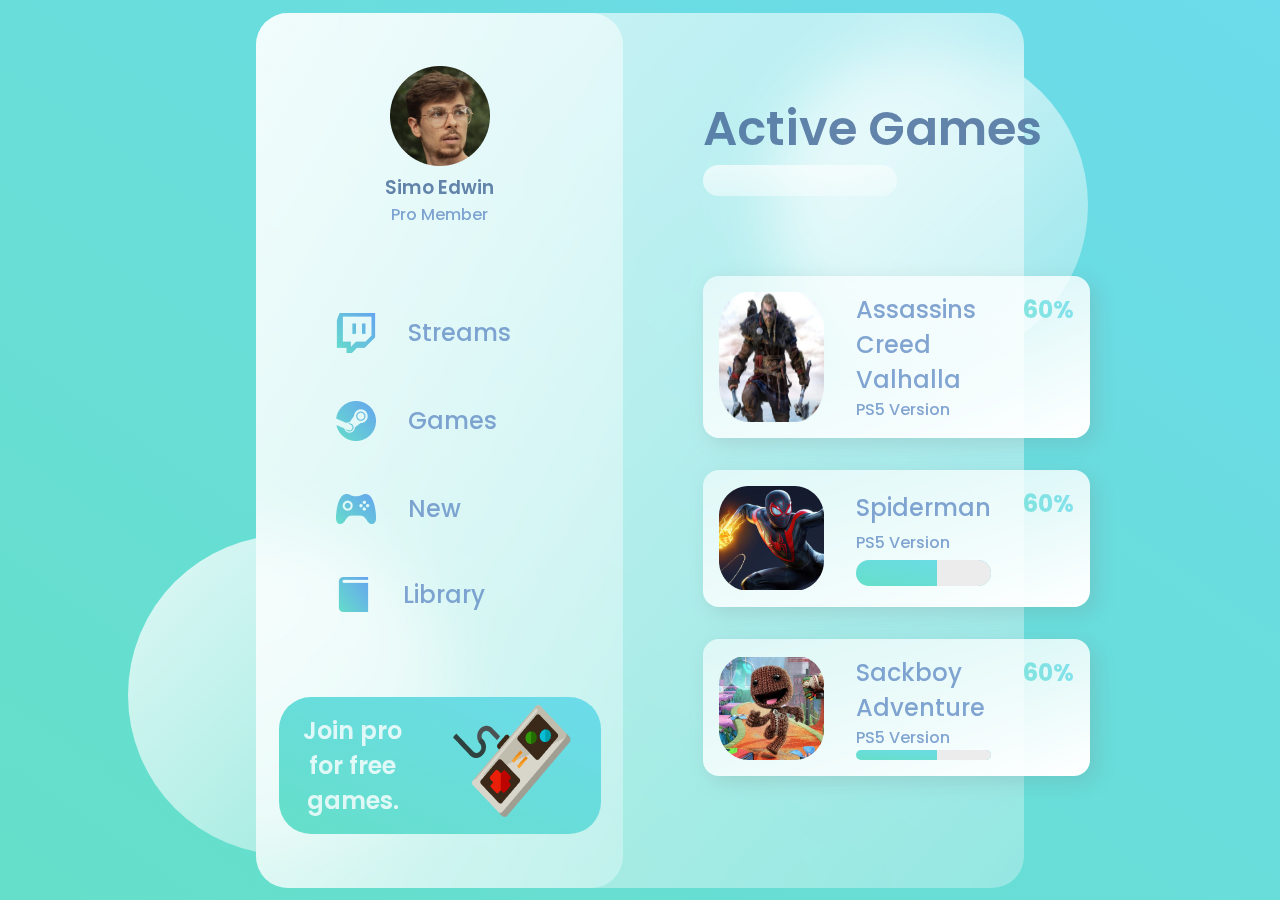
<file: Glass/index.html>
<!DOCTYPE html>
<html lang="en">
  <head>
    <meta charset="UTF-8" />
    <meta name="viewport" content="width=device-width, initial-scale=1.0" />
    <title>Glass Website</title>
    <link rel="preconnect" href="https://fonts.gstatic.com" />
    <link
      href="https://fonts.googleapis.com/css2?family=Poppins:wght@400;500;700&display=swap"
      rel="stylesheet"
    />
    <link rel="stylesheet" href="./style.css" />
  </head>
  <body>
    <main>
      <section class="glass">
        <div class="dashboard">
          <div class="user">
            <img src="./images/avatar.png" alt="" />
            <h3>Simo Edwin</h3>
            <p>Pro Member</p>
          </div>
          <div class="links">
            <div class="link">
              <img src="./images/twitch.png" alt="" />
              <h2>Streams</h2>
            </div>
            <div class="link">
              <img src="./images/steam.png" alt="" />
              <h2>Games</h2>
            </div>
            <div class="link">
              <img src="./images/upcoming.png" alt="" />
              <h2>New</h2>
            </div>
            <div class="link">
              <img src="./images/library.png" alt="" />
              <h2>Library</h2>
            </div>
          </div>
          <div class="pro">
            <h2>Join pro for free games.</h2>
            <img src="./images/controller.png" alt="" />
          </div>
        </div>
        <div class="games">
          <div class="status">
            <h1>Active Games</h1>
            <input type="text" />
          </div>
          <div class="cards">
            <div class="card">
              <img src="./images/assassins.png" alt="" />
              <div class="card-info">
                <h2>Assassins Creed Valhalla</h2>
                <p>PS5 Version</p>
                <div class="progress"></div>
              </div>
              <h2 class="percentage">60%</h2>
            </div>
            <div class="card">
              <img src="./images/spiderman.png" alt="" />
              <div class="card-info">
                <h2>Spiderman</h2>
                <p>PS5 Version</p>
                <div class="progress"></div>
              </div>
              <h2 class="percentage">60%</h2>
            </div>
            <div class="card">
              <img src="./images/sackboy.png" alt="" />
              <div class="card-info">
                <h2>Sackboy Adventure</h2>
                <p>PS5 Version</p>
                <div class="progress"></div>
              </div>
              <h2 class="percentage">60%</h2>
            </div>
          </div>
        </div>
      </section>
    </main>
    <div class="circle1"></div>
    <div class="circle2"></div>
  </body>
</html>
</file>
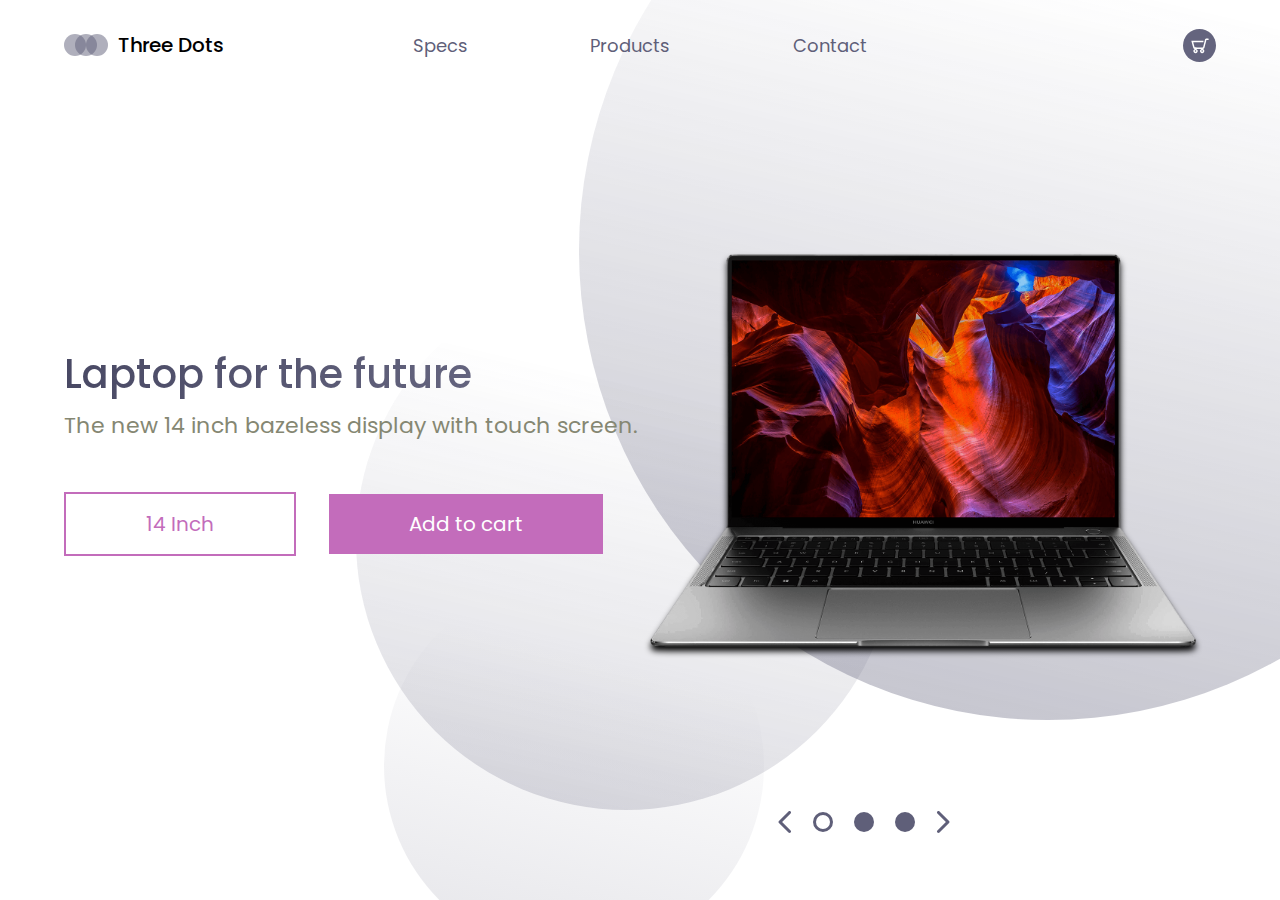
<file: Laptop/index.html>
<!DOCTYPE html>
<html lang="en">
  <head>
    <meta charset="UTF-8" />
    <meta http-equiv="X-UA-Compatible" content="IE=edge" />
    <meta name="viewport" content="width=device-width, initial-scale=1.0" />
    <link rel="stylesheet" href="./style.css" />
    <link rel="preconnect" href="https://fonts.googleapis.com" />
    <link rel="preconnect" href="https://fonts.gstatic.com" crossorigin />
    <link
      href="https://fonts.googleapis.com/css2?family=Poppins:wght@400;500&display=swap"
      rel="stylesheet"
    />
    <title>Landing Page</title>
  </head>
  <body>
    <header>
      <div class="logo-container">
        <img src="./img/logo.svg" alt="logo" />
        <h4 class="logo">Three Dots</h4>
      </div>
      <nav>
        <ul class="nav-links">
          <li><a class="nav-link" href="#">Specs</a></li>
          <li><a class="nav-link" href="#">Products</a></li>
          <li><a class="nav-link" href="#">Contact</a></li>
        </ul>
      </nav>
      <div class="cart">
        <img src="./img/cart.svg" alt="cart" />
      </div>
    </header>
    <main>
      <section class="presentation">
        <div class="introduction">
          <div class="intro-text">
            <h1>Laptop for the future</h1>
            <p>The new 14 inch bazeless display with touch screen.</p>
          </div>
          <div class="cta">
            <button class="cta-select">14 Inch</button>
            <button class="cta-add">Add to cart</button>
          </div>
        </div>
        <div class="cover">
          <img src="./img/matebook.png" alt="matebook" />
        </div>
      </section>
      <div class="laptop-select">
          <img src="./img/arrow-left.svg" alt="">
          <img src="./img/dot.svg" alt="">
          <img src="./img/dot-full.svg" alt="">
          <img src="./img/dot-full.svg" alt="">
          <img src="./img/arrow-right.svg" alt="">
      </div>
      <img class="big-circle" src="./img/big-eclipse.svg" alt="" />
      <img class="mid-circle" src="./img/mid-eclipse.svg" alt="" />
      <img class="small-circle" src="./img/small-eclipse.svg" alt="" />
    </main>
  </body>
</html>
</file>
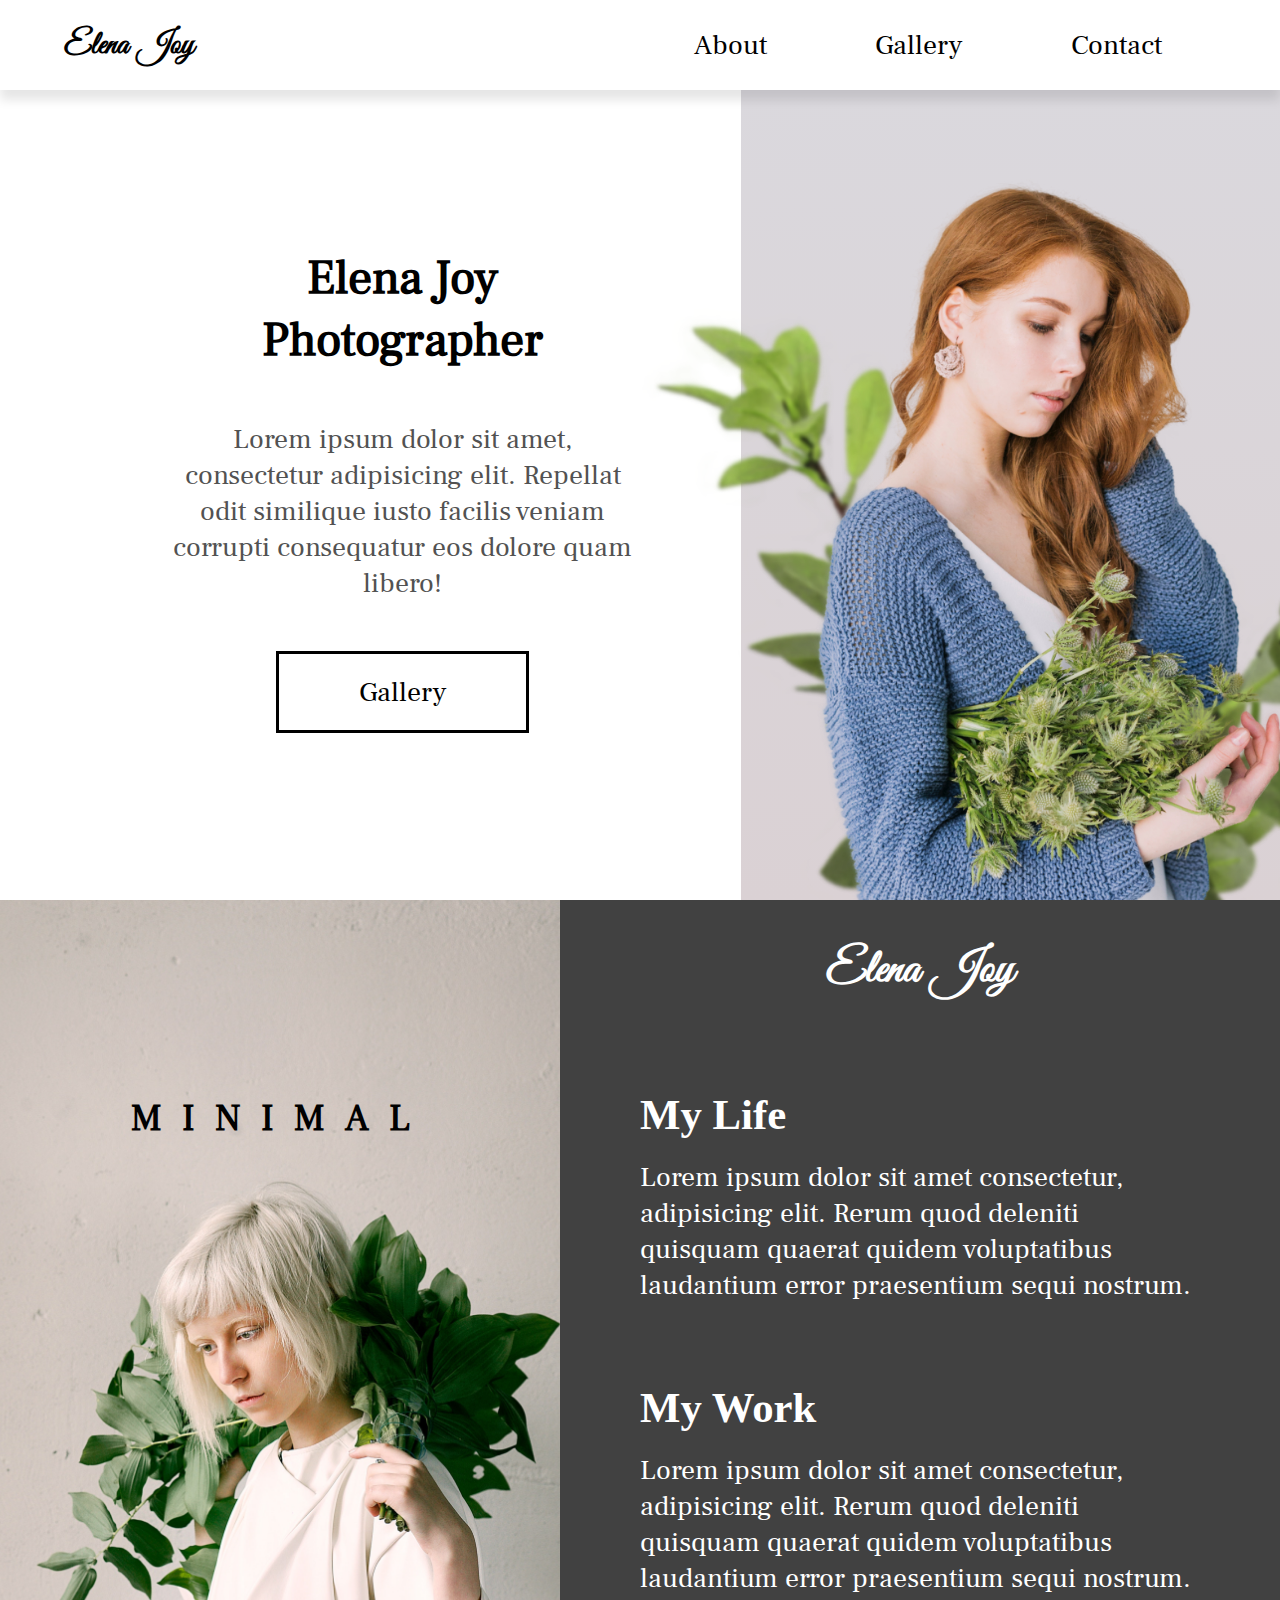
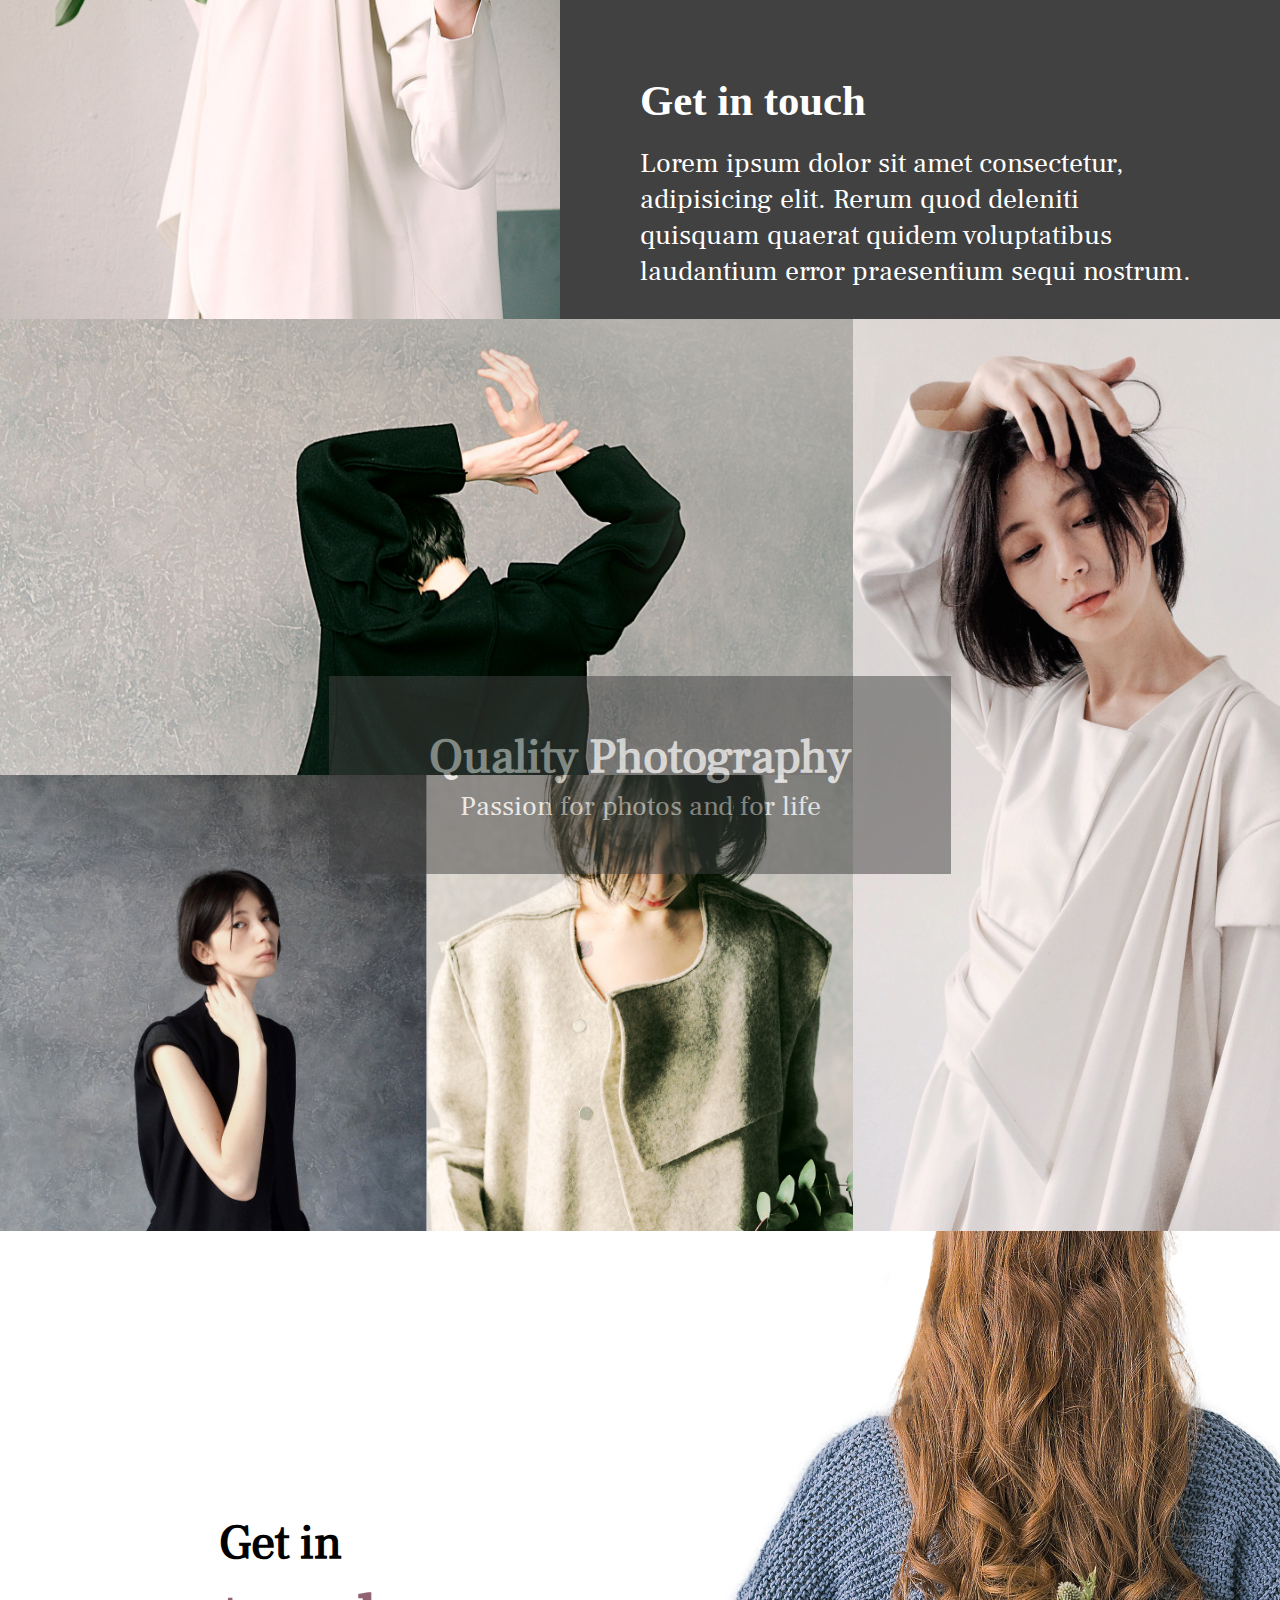
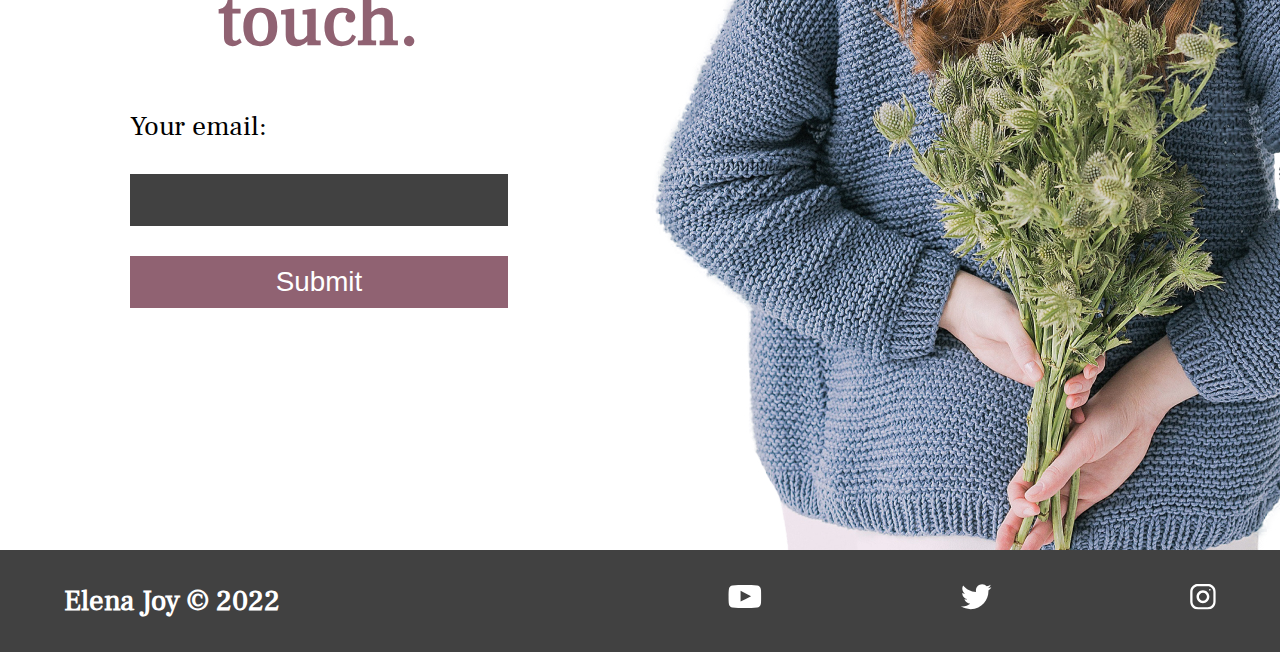
<file: Photography/index.html>
<!DOCTYPE html>
<html lang="en">
  
    <head>
      <meta charset="UTF-8" />
      <meta http-equiv="X-UA-Compatible" content="IE=edge" />
      <meta name="viewport" content="width=device-width, initial-scale=1.0" />
      <meta
        name="description"
        content="Photographer available for special events"
      />
      <meta name="robots" content="index,follow" />
      <link rel="stylesheet" href="./style.css" />
      <title>Elena Joy | Photographer</title>
    </head>
  <body>
    <header class="main-head">
      <nav>
        <h1 id="logo">Elena Joy</h1>
        <ul class="nav-links">
          <li><a href="#about">About</a></li>
          <li><a href="#gallery">Gallery</a></li>
          <li><a href="#contact">Contact</a></li>
        </ul>
        <div class="burger">
          <span class="line1"></span>
          <span class="line2"></span>
          <span class="line3"></span>
        </div>
      </nav>
    </header>
    <main>
      <section class="hero">
        <div class="hero-intro flex">
          <h2>
            Elena Joy <br />
            Photographer
          </h2>
          <p>
            Lorem ipsum dolor sit amet, consectetur adipisicing elit. Repellat
            odit similique iusto facilis veniam corrupti consequatur eos dolore
            quam libero!
          </p>
          <a href="#gallery">Gallery</a>
        </div>
        <div class="hero-images">
          <img class="hero-elena" src="./img/elena-joy.png" alt="Elena Joy" />
          <img src="./img/plant1.png" alt="" class="plant1 plant" />
          <img src="./img/plant2.png" alt="" class="plant2 plant" />
        </div>
      </section>
      <section class="about" id="about">
        <div class="about-image">
          <h5>MINIMAL</h5>
          <img src="./img/about-image.png" alt="portrait" />
        </div>
        <div class="about-text flex">
          <h2>Elena Joy</h2>
          <div class="about-life">
            <h3>My Life</h3>
            <p>
              Lorem ipsum dolor sit amet consectetur, adipisicing elit. Rerum
              quod deleniti quisquam quaerat quidem voluptatibus laudantium
              error praesentium sequi nostrum.
            </p>
          </div>
          <div class="about-work">
            <h3>My Work</h3>
            <p>
              Lorem ipsum dolor sit amet consectetur, adipisicing elit. Rerum
              quod deleniti quisquam quaerat quidem voluptatibus laudantium
              error praesentium sequi nostrum.
            </p>
          </div>
          <div class="about-contact">
            <h3>Get in touch</h3>
            <p>
              Lorem ipsum dolor sit amet consectetur, adipisicing elit. Rerum
              quod deleniti quisquam quaerat quidem voluptatibus laudantium
              error praesentium sequi nostrum.
            </p>
          </div>
        </div>
      </section>
      <section class="gallery" id="gallery">
        <header class="gallery-head">
          <h2>Quality Photography</h2>
          <p>Passion for photos and for life</p>
        </header>
        <img class="gallery1" src="./img/gallery-1.jpg" alt="suit" />
        <img class="gallery2" src="./img/gallery-2.jpg" alt="coat" />
        <img class="gallery3" src="./img/gallery-3.jpg" alt="tshirt" />
        <img class="gallery4" src="./img/gallery-4.jpg" alt="jacket" />
      </section>
      <section class="contact" id="contact">
        <div class="form-wrapper flex">
          <h2>
            Get in <br />
            <span> touch.</span>
          </h2>
          <form>
            <label for="email">Your email:</label>
            <input type="email" name="" id="email" required />
            <button type="submit">Submit</button>
          </form>
        </div>
        <img src="./img/contact-image.jpg" alt="Joy" />
      </section>
    </main>
    <footer>
      <h4>Elena Joy &copy; 2022</h4>
      <ul>
        <li>
          <a href="#"><img src="./img/youtube-symbol 1.svg" alt="" /></a>
        </li>
        <li>
          <a href="#"><img src="./img/twitter 1.svg" alt="" /></a>
        </li>
        <li>
          <a href="#"><img src="./img/instagram 1.svg" alt="" /></a>
        </li>
      </ul>
    </footer>
    <script src="app.js"></script>
  </body>
</html>
</file>
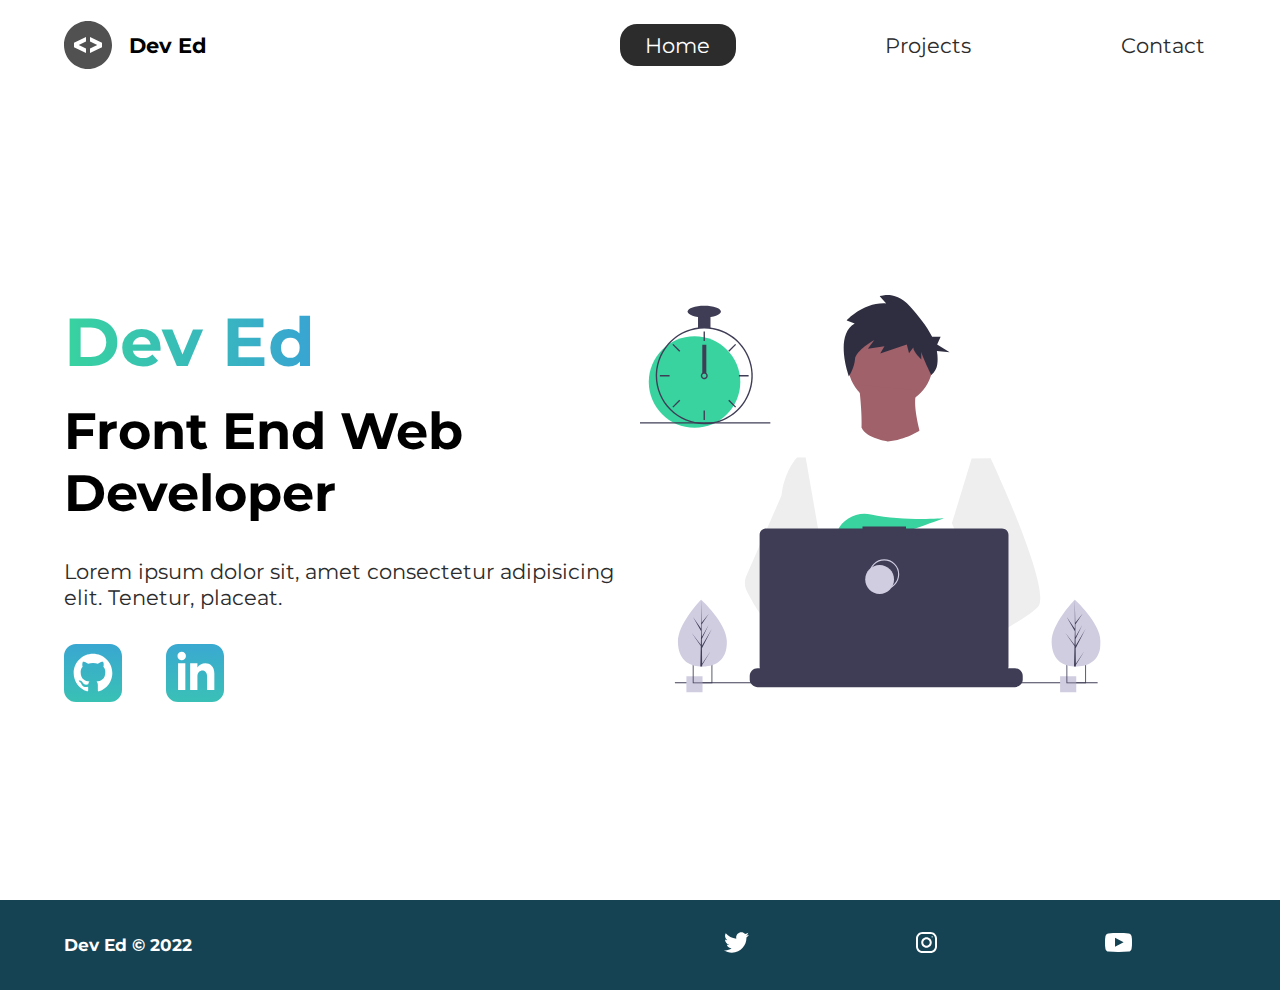
<file: Portfolio/index.html>
<!DOCTYPE html>
<html lang="en">
  <head>
    <meta charset="UTF-8" />
    <meta http-equiv="X-UA-Compatible" content="IE=edge" />
    <meta name="viewport" content="width=device-width, initial-scale=1.0" />
    <meta
      name="description"
      content="Front end web developer, master in HTML and CSS"
    />
    <meta name="robots" content="index,follow" />
    <link rel="stylesheet" href="./styles/style.css" />
    <link rel="preconnect" href="https://fonts.googleapis.com" />
    <link rel="preconnect" href="https://fonts.gstatic.com" crossorigin />
    <link
      href="https://fonts.googleapis.com/css2?family=Montserrat:wght@400;500&display=swap"
      rel="stylesheet"
    />
    <title>Dev Ed | Web Developer</title>
  </head>
  <body>
    <header class="main-head">
      <nav>
        <div class="logo">
          <img src="./icons/code.svg" alt="logo" />
          <h1>Dev Ed</h1>
        </div>
        <ul>
          <li><a class="active" href="/">Home</a></li>
          <li><a href="./projects/">Projects</a></li>
          <li><a href="./contact/">Contact</a></li>
        </ul>
      </nav>
    </header>
    <section class="intro">
      <div class="intro-text">
        <h2>Dev Ed</h2>
        <h3>
          Front End Web <br />
          Developer
        </h3>
        <p>
          Lorem ipsum dolor sit, amet consectetur adipisicing elit. Tenetur,
          placeat.
        </p>
        <div class="intro-social">
          <a href="#"><img src="./icons/github.svg" alt="github link" /></a>
          <a href="#"
            ><img src="./icons/linked-in.svg" alt="linked-in link"
          /></a>
        </div>
      </div>
      <div class="intro-images">
        <svg
          width="799"
          height="690"
          viewBox="0 0 799 690"
          fill="none"
          xmlns="http://www.w3.org/2000/svg"
        >
          <g id="undraw_dev_productivity_umsq (1) 1" clip-path="url(#clip0)">
            <path
              id="Vector"
              d="M516.92 624.636C516.92 624.636 512.16 626.266 504.42 628.576C487.31 633.706 455.65 642.216 428.82 643.916C405.72 645.396 386.2 641.836 382.63 626.766C381.1 620.286 383.27 614.956 388 610.576C402.12 597.486 439 592.796 468.25 591.186C476.51 590.736 484.15 590.526 490.51 590.446C501.31 590.306 508.39 590.526 508.39 590.526L508.56 591.186L516.92 624.636Z"
              fill="#A0616A"
            />
            <path
              id="Vector_2"
              d="M436.99 672.586C418.61 695.346 342.73 647.666 316.19 629.886C310.41 626.016 306.97 623.566 306.97 623.566L331.25 591.186L338.94 580.936C338.94 580.936 345.82 584.586 355.99 590.526C356.36 590.746 356.73 590.966 357.11 591.186C365.88 596.336 376.89 603.066 388 610.576C403.33 620.946 418.83 632.776 428.82 643.916C438.59 654.806 443.08 665.036 436.99 672.586Z"
              fill="#A0616A"
            />
            <g id="me">
              <path
                id="Vector_3"
                d="M434.672 191.952C475.283 191.607 507.926 158.406 507.582 117.795C507.237 77.1832 474.036 44.5403 433.425 44.8847C392.813 45.2291 360.17 78.4303 360.515 119.042C360.859 159.653 394.06 192.296 434.672 191.952Z"
                fill="#A0616A"
              />
              <path
                id="Vector_4"
                d="M379.477 155.65C379.477 155.65 394.216 259.972 373.002 271.875C351.787 283.779 499.929 283.588 499.929 283.588C499.929 283.588 466.124 193.284 480.809 165.449L379.477 155.65Z"
                fill="#A0616A"
              />
              <path
                id="Vector_5"
                d="M608.101 283.199L596.257 339.402L571.214 458.308L570.49 464.815L562.138 540.138L556.582 590.177L552.857 623.79C528.584 636.526 510.988 645.326 510.988 645.326C510.988 645.326 509.404 637.719 506.871 627.99C489.805 633.265 458.218 642.043 431.404 643.97C441.266 654.777 445.842 664.969 439.817 672.57C421.63 695.485 345.349 648.45 318.659 630.896C318.077 635.158 317.879 639.464 318.068 643.762L297.626 628.314L299.331 592.359L302.206 531.522L305.819 455.229C304.448 451.975 303.294 448.634 302.364 445.228C295.956 423.161 288.032 379.057 281.928 342.067C277.016 312.298 273.302 287.138 272.517 281.785C272.411 281.086 272.358 280.726 272.358 280.726L384.363 230.094C392.509 248.556 429.865 253.809 429.865 253.809C460.756 251.417 484.847 234.913 484.847 234.913L608.101 283.199Z"
                fill="white"
              />
              <path
                id="Vector_6"
                d="M372.285 49.3811L358.49 43.9934C358.49 43.9934 386.969 12.1 426.99 14.513L415.635 2.22366C415.635 2.22366 443.04 -9.01799 468.283 19.6674C481.553 34.7467 496.908 52.4737 506.557 72.5077L521.281 72.3829L515.251 85.9663L536.874 99.3152L514.777 97.0719C516.155 104.471 516.421 112.034 515.566 119.511C514.683 126.991 510.928 133.835 505.094 138.598V138.598C505.094 138.598 487.743 103.449 487.696 97.9443L487.813 111.705C487.813 111.705 473.959 99.4371 473.889 91.1807L466.471 100.877L462.593 85.7717L416.475 101.301L423.87 88.8526L395.157 93.2246L406.278 77.9923C406.278 77.9923 373.932 96.1568 372.811 111.304C371.689 126.452 362.299 140.875 362.299 140.875C362.299 140.875 336.213 70.3294 372.285 49.3811Z"
                fill="#2F2E41"
              />
              <path
                id="Vector_7"
                d="M690.215 540.422C682.794 548.605 664.338 560.992 641.951 574.422C633.623 579.413 624.757 584.559 615.71 589.676C594.122 601.889 571.514 614.001 552.857 623.79C528.584 636.526 510.988 645.326 510.988 645.326C510.988 645.326 509.403 637.719 506.871 627.99C503.48 614.968 498.397 598.141 493.184 590.715C493.002 590.456 492.82 590.218 492.638 589.979C491.121 588.022 489.601 586.885 488.112 586.897L562.138 540.138L594.127 519.926L570.489 464.814L540.842 395.683L557.908 339.727L575.062 283.479L608.101 283.199C608.101 283.199 619.243 306.985 633.514 340.166C635.647 345.128 637.851 350.299 640.096 355.64C669.469 425.394 706.176 522.836 690.215 540.422Z"
                fill="#EEEEEE"
              />
              <path
                id="Vector_8"
                d="M358.123 591.2C355.41 591.212 352.702 591.456 350.029 591.928C327.074 596.073 320.47 616.94 318.659 630.896C318.077 635.158 317.879 639.464 318.068 643.761L297.626 628.314L290.178 622.687C272.316 616.628 256.353 605.733 242.483 592.84C230.449 581.456 219.634 568.849 210.213 555.223C200.831 541.793 192.448 527.692 185.134 513.034C183.094 508.943 181.977 504.454 181.864 499.884C181.751 495.314 182.644 490.775 184.48 486.588L209.154 430.327L245.218 348.098C245.471 346.146 245.752 344.237 246.059 342.371C252.995 300.511 272.367 281.786 272.367 281.786L287.286 281.659L297.778 341.932L310.813 416.815L302.364 445.227L282.839 510.845L302.205 531.522L358.123 591.2Z"
                fill="#EEEEEE"
              />
            </g>
            <path
              id="Vector_9"
              d="M372.877 415.806L385.631 430.686C390.37 429.783 395.319 428.721 400.416 427.529L396.752 415.806L405.71 426.256C459.707 412.975 526.637 387.155 526.637 387.155C526.637 387.155 454.379 392.453 400.428 380.666C376.558 375.451 351.998 387.284 342.202 409.668C336.508 422.679 337.403 433.951 357.596 433.951C364.419 433.835 371.223 433.195 377.949 432.037L372.877 415.806Z"
              fill="#38D39F"
            />
            <path
              id="Vector_10"
              d="M663.65 660.386V666.456C663.654 668.122 663.345 669.774 662.74 671.326C662.472 672.018 662.147 672.687 661.77 673.326C660.578 675.326 658.887 676.983 656.862 678.133C654.838 679.283 652.549 679.887 650.22 679.886H203.67C201.342 679.887 199.053 679.283 197.028 678.133C195.003 676.983 193.312 675.326 192.12 673.326C191.743 672.687 191.419 672.018 191.15 671.326C190.546 669.774 190.237 668.122 190.24 666.456V660.386C190.24 658.622 190.587 656.876 191.262 655.246C191.936 653.616 192.926 652.136 194.173 650.888C195.42 649.641 196.901 648.652 198.53 647.977C200.16 647.302 201.906 646.955 203.67 646.956H229.41V644.126C229.41 644.052 229.425 643.979 229.453 643.911C229.481 643.843 229.522 643.782 229.574 643.73C229.626 643.678 229.688 643.636 229.756 643.608C229.824 643.58 229.897 643.566 229.97 643.566H243.4C243.474 643.566 243.547 643.58 243.615 643.608C243.683 643.636 243.745 643.678 243.797 643.73C243.849 643.782 243.89 643.843 243.918 643.911C243.946 643.979 243.96 644.052 243.96 644.126V646.956H252.35V644.126C252.35 644.052 252.365 643.979 252.393 643.911C252.421 643.843 252.462 643.782 252.514 643.73C252.566 643.678 252.628 643.636 252.696 643.608C252.764 643.58 252.837 643.566 252.91 643.566H266.34C266.414 643.566 266.487 643.58 266.555 643.608C266.623 643.636 266.684 643.678 266.736 643.73C266.789 643.782 266.83 643.843 266.858 643.911C266.886 643.979 266.9 644.052 266.9 644.126V646.956H275.3V644.126C275.3 644.052 275.315 643.979 275.343 643.911C275.371 643.843 275.412 643.782 275.464 643.73C275.516 643.678 275.578 643.636 275.646 643.608C275.714 643.58 275.787 643.566 275.86 643.566H289.29C289.364 643.566 289.437 643.58 289.505 643.608C289.573 643.636 289.634 643.678 289.686 643.73C289.739 643.782 289.78 643.843 289.808 643.911C289.836 643.979 289.85 644.052 289.85 644.126V646.956H298.24V644.126C298.24 644.052 298.255 643.979 298.283 643.911C298.311 643.843 298.352 643.782 298.404 643.73C298.456 643.678 298.518 643.636 298.586 643.608C298.654 643.58 298.727 643.566 298.8 643.566H312.23C312.304 643.566 312.377 643.58 312.445 643.608C312.513 643.636 312.574 643.678 312.626 643.73C312.678 643.782 312.72 643.843 312.748 643.911C312.776 643.979 312.79 644.052 312.79 644.126V646.956H321.18V644.126C321.18 644.052 321.194 643.979 321.223 643.911C321.251 643.843 321.292 643.782 321.344 643.73C321.396 643.678 321.458 643.636 321.526 643.608C321.594 643.58 321.667 643.566 321.74 643.566H335.17C335.244 643.566 335.317 643.58 335.385 643.608C335.453 643.636 335.514 643.678 335.566 643.73C335.618 643.782 335.66 643.843 335.688 643.911C335.716 643.979 335.73 644.052 335.73 644.126V646.956H344.13V644.126C344.13 644.052 344.145 643.979 344.173 643.911C344.201 643.843 344.242 643.782 344.294 643.73C344.346 643.678 344.408 643.636 344.476 643.608C344.544 643.58 344.617 643.566 344.69 643.566H358.12C358.194 643.566 358.267 643.58 358.335 643.608C358.403 643.636 358.464 643.678 358.516 643.73C358.569 643.782 358.61 643.843 358.638 643.911C358.666 643.979 358.68 644.052 358.68 644.126V646.956H367.07V644.126C367.07 644.052 367.085 643.979 367.113 643.911C367.141 643.843 367.182 643.782 367.234 643.73C367.286 643.678 367.348 643.636 367.416 643.608C367.484 643.58 367.557 643.566 367.63 643.566H472.83C472.904 643.566 472.977 643.58 473.045 643.608C473.113 643.636 473.174 643.678 473.227 643.73C473.279 643.782 473.32 643.843 473.348 643.911C473.376 643.979 473.39 644.052 473.39 644.126V646.956H481.79V644.126C481.79 644.052 481.804 643.979 481.833 643.911C481.861 643.843 481.902 643.782 481.954 643.73C482.006 643.678 482.068 643.636 482.136 643.608C482.204 643.58 482.277 643.566 482.35 643.566H495.78C495.928 643.567 496.07 643.627 496.175 643.732C496.279 643.836 496.339 643.978 496.34 644.126V646.956H504.73V644.126C504.73 644.052 504.745 643.979 504.773 643.911C504.801 643.843 504.842 643.782 504.894 643.73C504.946 643.678 505.008 643.636 505.076 643.608C505.144 643.58 505.217 643.566 505.29 643.566H518.72C518.794 643.566 518.867 643.58 518.935 643.608C519.003 643.636 519.065 643.678 519.117 643.73C519.169 643.782 519.21 643.843 519.238 643.911C519.266 643.979 519.28 644.052 519.28 644.126V646.956H527.67V644.126C527.67 644.052 527.685 643.979 527.713 643.911C527.741 643.843 527.782 643.782 527.834 643.73C527.886 643.678 527.948 643.636 528.016 643.608C528.084 643.58 528.157 643.566 528.23 643.566H541.66C541.734 643.566 541.807 643.58 541.875 643.608C541.943 643.636 542.005 643.678 542.057 643.73C542.109 643.782 542.15 643.843 542.178 643.911C542.206 643.979 542.22 644.052 542.22 644.126V646.956H550.62V644.126C550.62 644.052 550.635 643.979 550.663 643.911C550.691 643.843 550.732 643.782 550.784 643.73C550.836 643.678 550.898 643.636 550.966 643.608C551.034 643.58 551.107 643.566 551.18 643.566H564.61C564.757 643.568 564.898 643.628 565.001 643.733C565.104 643.837 565.161 643.979 565.16 644.126V646.956H573.56V644.126C573.56 644.052 573.575 643.979 573.603 643.911C573.631 643.843 573.672 643.782 573.724 643.73C573.776 643.678 573.838 643.636 573.906 643.608C573.974 643.58 574.047 643.566 574.12 643.566H587.55C587.624 643.566 587.697 643.58 587.765 643.608C587.833 643.636 587.895 643.678 587.947 643.73C587.999 643.782 588.04 643.843 588.068 643.911C588.096 643.979 588.11 644.052 588.11 644.126V646.956H596.5V644.126C596.5 644.052 596.515 643.979 596.543 643.911C596.571 643.843 596.612 643.782 596.664 643.73C596.716 643.678 596.778 643.636 596.846 643.608C596.914 643.58 596.987 643.566 597.06 643.566H610.49C610.564 643.566 610.637 643.58 610.705 643.608C610.773 643.636 610.835 643.678 610.887 643.73C610.939 643.782 610.98 643.843 611.008 643.911C611.036 643.979 611.05 644.052 611.05 644.126V646.956H650.22C651.984 646.955 653.731 647.302 655.36 647.977C656.99 648.652 658.471 649.641 659.718 650.888C660.965 652.136 661.954 653.616 662.629 655.246C663.304 656.876 663.651 658.622 663.65 660.386Z"
              fill="#3F3D56"
            />
            <path
              id="Vector_11"
              d="M793.5 671.326H60.5V673.326H793.5V671.326Z"
              fill="#3F3D56"
            />
            <path
              id="Vector_12"
              d="M627.694 404.757H461.251V401.326H385.78V404.757H218.651C215.665 404.757 212.801 405.943 210.69 408.054C208.578 410.166 207.392 413.029 207.392 416.015V643.927C207.392 646.913 208.578 649.776 210.69 651.888C212.801 653.999 215.665 655.185 218.651 655.185H627.694C630.68 655.185 633.544 653.999 635.655 651.888C637.767 649.776 638.953 646.913 638.953 643.927V416.015C638.953 414.537 638.662 413.073 638.096 411.707C637.53 410.341 636.701 409.1 635.655 408.054C634.61 407.009 633.369 406.18 632.003 405.614C630.637 405.048 629.173 404.757 627.694 404.757Z"
              fill="#3F3D56"
            />
            <path
              id="Vector_13"
              d="M423.5 509.326C437.307 509.326 448.5 498.133 448.5 484.326C448.5 470.519 437.307 459.326 423.5 459.326C409.693 459.326 398.5 470.519 398.5 484.326C398.5 498.133 409.693 509.326 423.5 509.326Z"
              stroke="#D0CDE1"
              stroke-width="2"
              stroke-miterlimit="10"
            />
            <path
              id="Vector_14"
              d="M415.5 518.326C429.307 518.326 440.5 507.133 440.5 493.326C440.5 479.519 429.307 468.326 415.5 468.326C401.693 468.326 390.5 479.519 390.5 493.326C390.5 507.133 401.693 518.326 415.5 518.326Z"
              fill="#D0CDE1"
            />
            <path
              id="Vector_15"
              d="M108.446 661.223H80.4463V689.223H108.446V661.223Z"
              fill="#D0CDE1"
            />
            <path
              id="Vector_16"
              d="M91.4502 639.223V673.223H125.45V639.223H91.4502ZM123.97 671.743H92.9202V640.703H123.97V671.743Z"
              fill="#3F3D56"
            />
            <path
              id="Vector_17"
              d="M756.446 661.223H728.446V689.223H756.446V661.223Z"
              fill="#D0CDE1"
            />
            <path
              id="Vector_18"
              d="M739.45 639.223V673.223H773.45V639.223H739.45ZM771.97 671.743H740.92V640.703H771.97V671.743Z"
              fill="#3F3D56"
            />
            <path
              id="Vector_19"
              d="M94.5802 230.113C138.399 230.113 173.921 194.592 173.921 150.773C173.921 106.955 138.399 71.4326 94.5802 71.4326C50.7617 71.4326 15.2397 106.955 15.2397 150.773C15.2397 194.592 50.7617 230.113 94.5802 230.113Z"
              fill="#38D39F"
            />
            <path
              id="Vector_20"
              d="M122.229 56.4899C115.045 55.5763 107.774 55.5763 100.59 56.4899C84.586 58.5913 69.5203 65.2398 57.181 75.6465C44.8417 86.0532 35.7467 99.7813 30.9754 115.202C28.8053 122.229 27.5764 129.514 27.3208 136.864C27.2848 137.886 27.2607 138.92 27.2607 139.954C27.283 162.264 36.1559 183.655 51.932 199.431C67.7082 215.207 89.0989 224.08 111.41 224.103C113.201 224.103 114.992 224.042 116.759 223.934C120.907 223.674 125.03 223.103 129.093 222.227C148.495 218.055 165.798 207.161 177.947 191.468C190.095 175.776 196.308 156.295 195.487 136.467C194.665 116.638 186.863 97.738 173.459 83.1039C160.054 68.4698 141.909 59.0435 122.229 56.4899H122.229ZM137.748 217.347H137.736C130.959 219.659 123.905 221.062 116.759 221.518C114.992 221.638 113.201 221.698 111.41 221.698C89.7377 221.672 68.961 213.051 53.6367 197.727C38.3123 182.402 29.6914 161.626 29.6649 139.954C29.6649 138.92 29.689 137.886 29.725 136.864C30.5514 115.744 39.5156 95.7617 54.7411 81.1008C69.9666 66.44 90.273 58.237 111.41 58.2089C130.776 58.21 149.513 65.0865 164.283 77.6131C179.052 90.1398 188.895 107.503 192.057 126.61C195.219 145.716 191.496 165.325 181.55 181.942C171.604 198.559 156.081 211.106 137.748 217.347H137.748Z"
              fill="#3F3D56"
            />
            <path
              id="Vector_21"
              d="M112.612 63.0176H110.208V79.8474H112.612V63.0176Z"
              fill="#3F3D56"
            />
            <path
              id="Vector_22"
              d="M57.8578 84.7018L56.1577 86.4019L68.0582 98.3023L69.7582 96.6022L57.8578 84.7018Z"
              fill="#3F3D56"
            />
            <path
              id="Vector_23"
              d="M34.4736 138.751V141.156H51.3034V138.751H34.4736Z"
              fill="#3F3D56"
            />
            <path
              id="Vector_24"
              d="M56.1578 193.506L57.8579 195.206L69.7584 183.306L68.0583 181.606L56.1578 193.506Z"
              fill="#3F3D56"
            />
            <path
              id="Vector_25"
              d="M153.062 96.6022L154.762 98.3022L166.662 86.4018L164.962 84.7017L153.062 96.6022Z"
              fill="#3F3D56"
            />
            <path
              id="Vector_26"
              d="M171.516 138.751V141.156H188.346V138.751H171.516Z"
              fill="#3F3D56"
            />
            <path
              id="Vector_27"
              d="M154.762 181.605L153.062 183.305L164.962 195.206L166.662 193.506L154.762 181.605Z"
              fill="#3F3D56"
            />
            <path
              id="Vector_28"
              d="M112.612 200.06H110.208V216.89H112.612V200.06Z"
              fill="#3F3D56"
            />
            <path
              id="Vector_29"
              d="M115.016 135.145C113.976 134.365 112.711 133.943 111.41 133.943C110.11 133.943 108.844 134.365 107.804 135.145C107.091 135.686 106.505 136.375 106.085 137.165C105.552 138.181 105.322 139.329 105.421 140.473C105.52 141.616 105.944 142.707 106.644 143.617C107.343 144.527 108.288 145.218 109.368 145.608C110.447 145.997 111.616 146.07 112.735 145.817C113.855 145.564 114.878 144.996 115.685 144.179C116.492 143.363 117.048 142.333 117.288 141.21C117.528 140.088 117.441 138.92 117.039 137.846C116.636 136.771 115.935 135.834 115.017 135.145H115.016ZM111.41 143.56C110.454 143.557 109.539 143.176 108.863 142.501C108.187 141.825 107.807 140.909 107.804 139.954C107.808 139.224 108.03 138.513 108.441 137.91C108.793 137.4 109.271 136.989 109.828 136.718C110.386 136.446 111.004 136.323 111.623 136.361C112.241 136.398 112.84 136.594 113.361 136.931C113.881 137.267 114.307 137.732 114.595 138.281C114.883 138.83 115.025 139.444 115.007 140.063C114.989 140.683 114.811 141.287 114.491 141.818C114.17 142.349 113.719 142.788 113.179 143.093C112.639 143.398 112.03 143.559 111.41 143.56V143.56Z"
              fill="#3F3D56"
            />
            <path
              id="Vector_30"
              d="M122.229 35.3687H100.591V57.007H122.229V35.3687Z"
              fill="#3F3D56"
            />
            <path
              id="Vector_31"
              d="M111.41 38.9748C127.344 38.9748 140.261 34.4 140.261 28.7567C140.261 23.1134 127.344 18.5386 111.41 18.5386C95.4757 18.5386 82.5586 23.1134 82.5586 28.7567C82.5586 34.4 95.4757 38.9748 111.41 38.9748Z"
              fill="#3F3D56"
            />
            <path id="clock-arrow" d="M115 86H108V135H115V86Z" fill="#3F3D56" />
            <path
              id="Vector_32"
              d="M226 220.44H0V222.844H226V220.44Z"
              fill="#3F3D56"
            />
            <g id="plant-left">
              <path
                id="Vector_33"
                d="M150.594 599.754C151.527 631.704 132.858 643.413 109.43 644.097C108.886 644.113 108.344 644.123 107.805 644.126C106.719 644.135 105.643 644.117 104.577 644.072C83.3891 643.193 66.6172 631.945 65.7495 602.232C64.8515 571.482 103.018 531.529 105.882 528.574L105.887 528.571C105.996 528.458 106.052 528.402 106.052 528.402C106.052 528.402 149.661 567.807 150.594 599.754Z"
                fill="#D0CDE1"
              />
              <path
                id="Vector_34"
                d="M107.744 639.255L122.626 617.124L107.774 641.636L107.805 644.126C106.719 644.135 105.643 644.117 104.577 644.072L105.315 612.06L105.295 611.813L105.322 611.766L105.393 608.741L89.0952 585.078L105.374 606.477L105.432 607.116L105.989 582.93L91.9122 558.397L106.029 578.681L105.882 528.574L105.882 528.407L105.887 528.571L106.821 568.062L119.651 552.021L106.863 571.464L107.143 593.098L118.949 571.984L107.187 596.279L107.343 608.308L124.512 578.897L107.395 612.505L107.744 639.255Z"
                fill="#3F3D56"
              />
            </g>
            <g id="plant-right">
              <path
                id="Vector_35"
                d="M798.594 599.754C799.527 631.704 780.858 643.413 757.43 644.097C756.886 644.113 756.344 644.123 755.805 644.126C754.719 644.135 753.643 644.117 752.577 644.072C731.389 643.193 714.617 631.945 713.749 602.232C712.851 571.482 751.018 531.529 753.882 528.574L753.887 528.571C753.996 528.458 754.052 528.402 754.052 528.402C754.052 528.402 797.661 567.807 798.594 599.754Z"
                fill="#D0CDE1"
              />
              <path
                id="Vector_36"
                d="M755.744 639.255L770.626 617.124L755.774 641.636L755.805 644.126C754.719 644.135 753.643 644.117 752.577 644.072L753.315 612.06L753.295 611.813L753.323 611.766L753.393 608.741L737.095 585.078L753.374 606.477L753.432 607.116L753.989 582.93L739.912 558.397L754.029 578.681L753.882 528.574L753.882 528.407L753.887 528.571L754.821 568.062L767.651 552.021L754.864 571.464L755.143 593.098L766.949 571.984L755.187 596.279L755.343 608.308L772.512 578.897L755.395 612.505L755.744 639.255Z"
                fill="#3F3D56"
              />
            </g>
          </g>
          <defs>
            <clipPath id="clip0">
              <rect width="798.627" height="689.223" fill="white" />
            </clipPath>
          </defs>
        </svg>
        <img class="splash" src="./img/splash.svg" alt="" />
      </div>
    </section>
    <footer>
        <h4>Dev Ed &copy; 2022</h4>
        <ul>
            <li>
              <a href="#"><img src="./icons/twitter 1.svg" alt="" /></a>
            </li>
            <li>
              <a href="#"><img src="./icons/instagram 1.svg" alt="" /></a>
            </li>
            <li>
              <a href="#"><img src="./icons/youtube-symbol 1.svg" alt="" /></a>
            </li>
          </ul>
    </footer>
  </body>
</html>
</file>
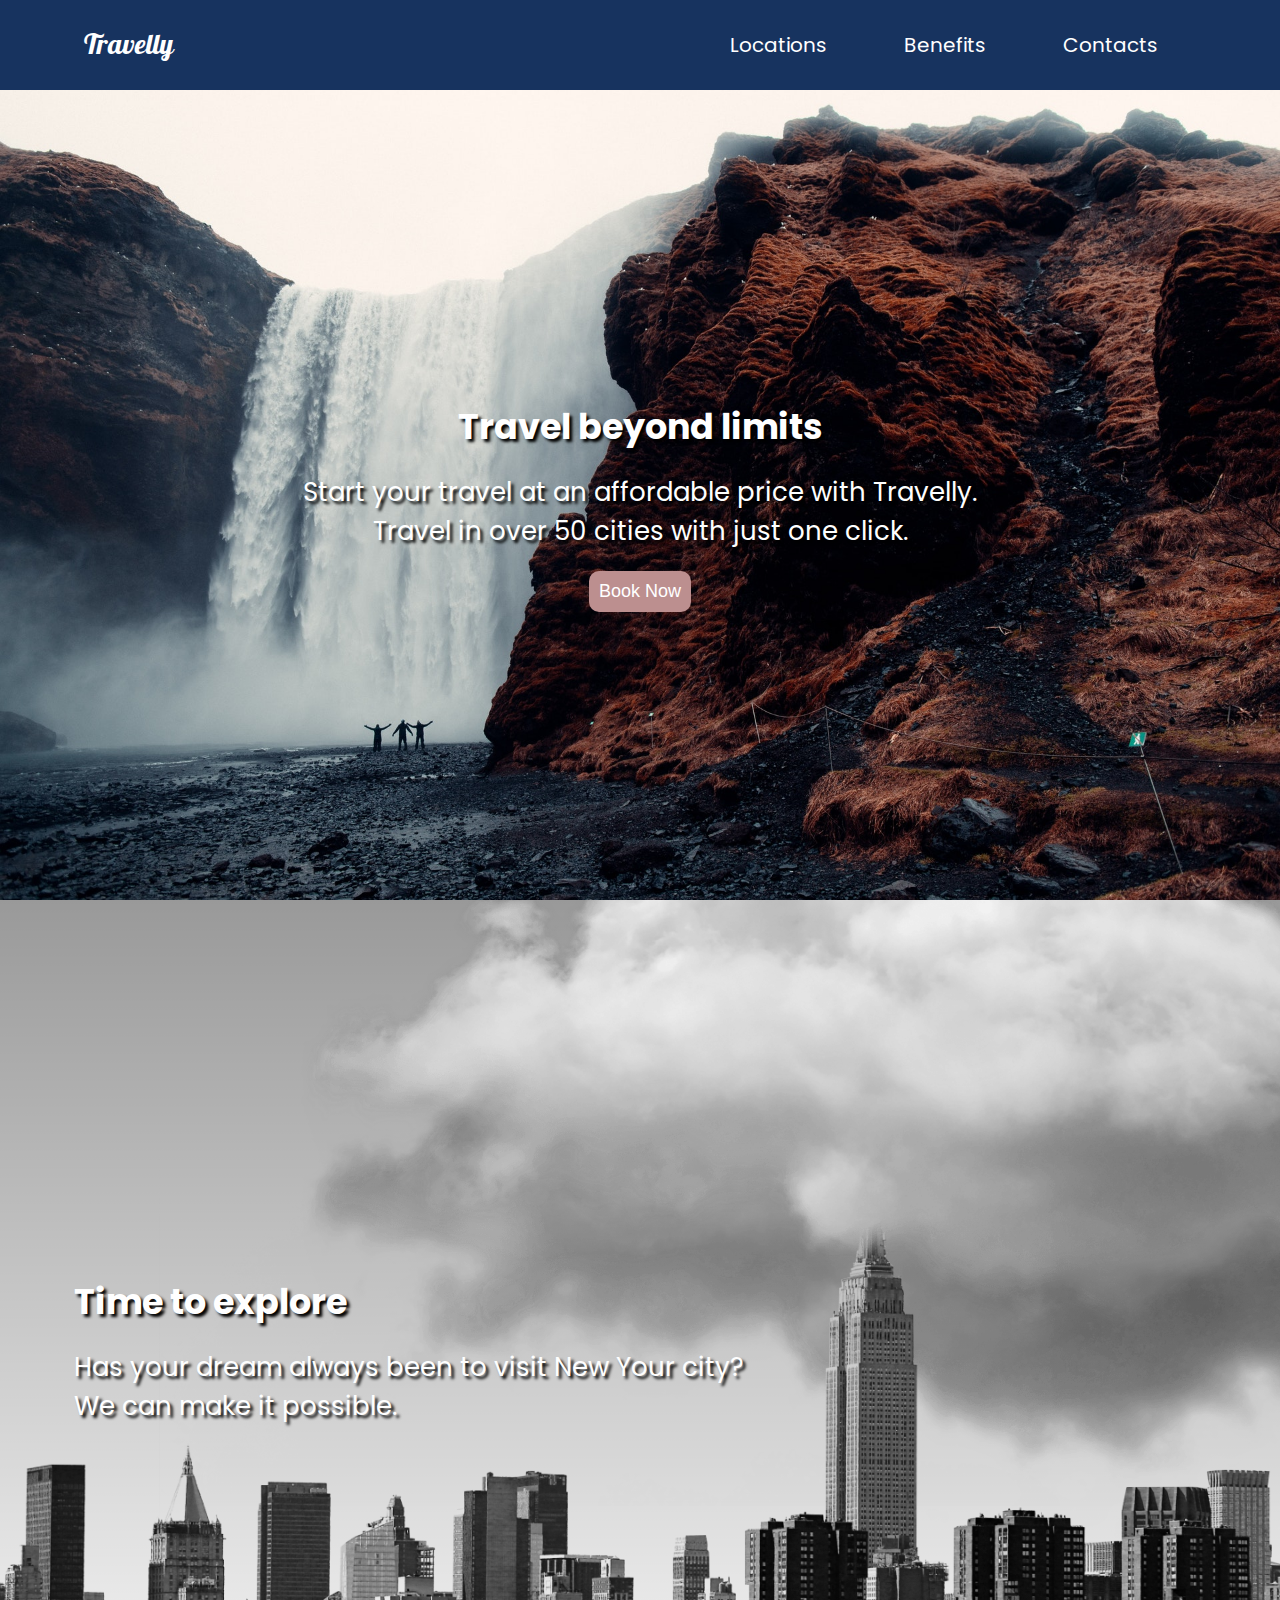
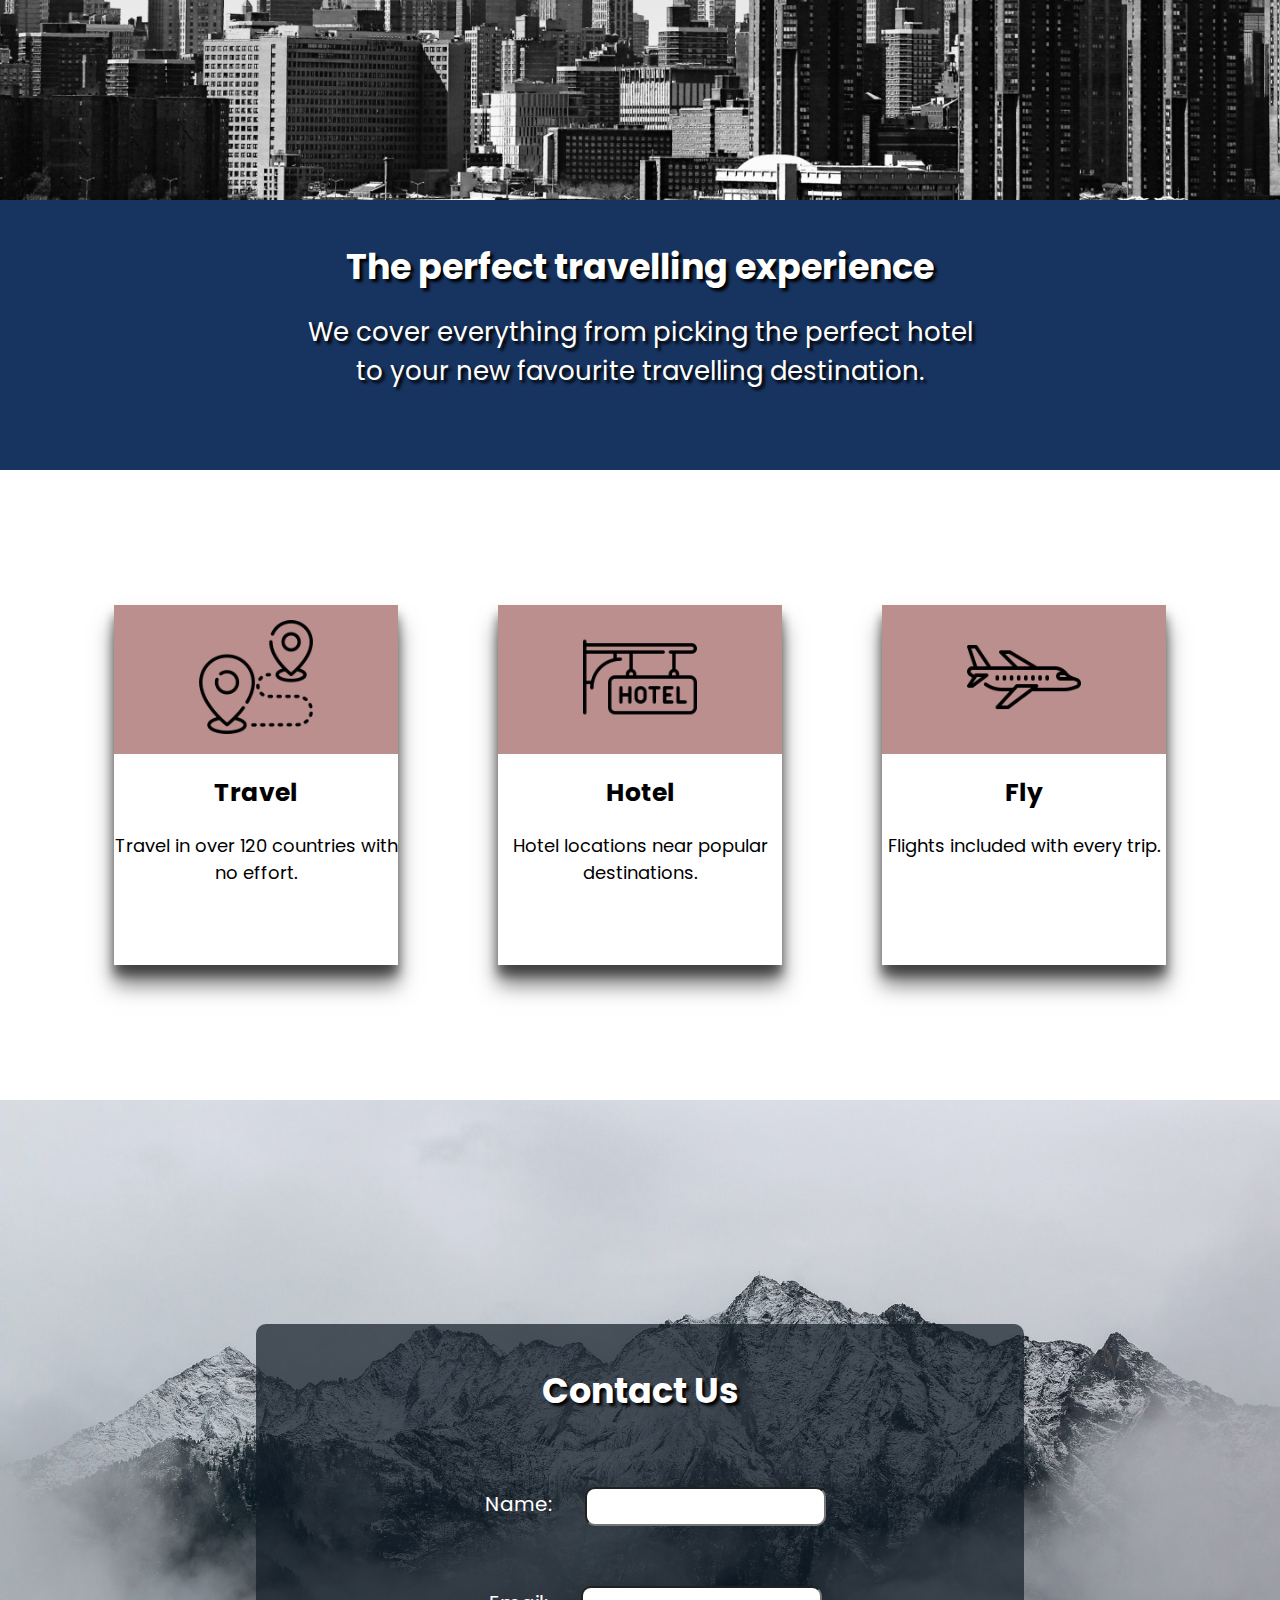
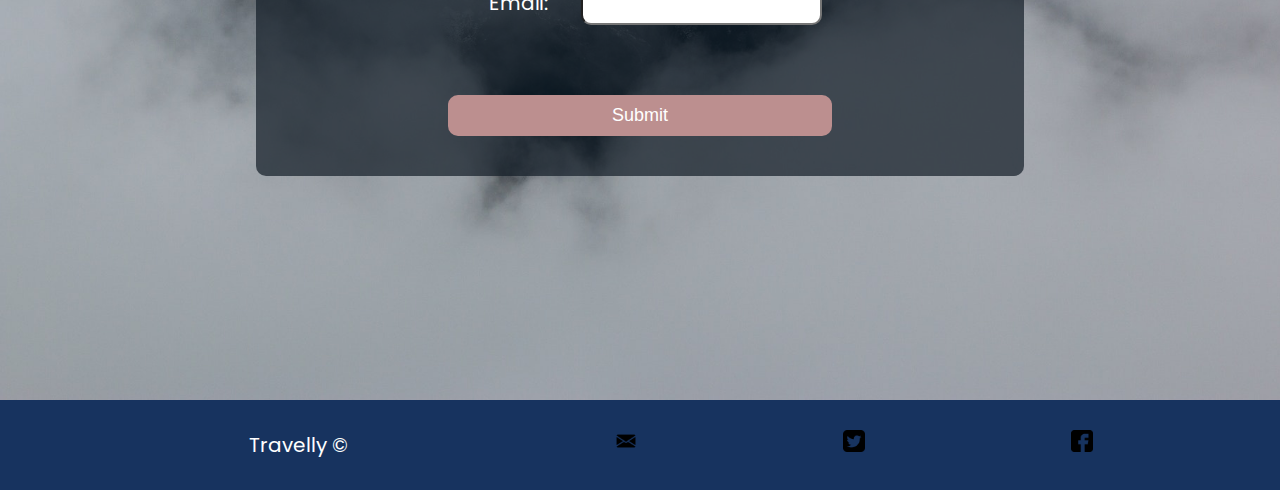
<file: Travelly/index.html>
<!DOCTYPE html>
<html lang="en">
  <head>
    <meta charset="UTF-8" />
    <meta http-equiv="X-UA-Compatible" content="IE=edge" />
    <meta name="viewport" content="width=device-width, initial-scale=1.0" />
    <meta
      name="description"
      content="Travel with us at a affordable price and many destinations"
    />
    <meta name="robots" content="index,follow" />
    <link rel="stylesheet" href="./style.css" />
    <link rel="icon" href="./icons/plane.png" />
    <style>
      @import url("https://fonts.googleapis.com/css2?family=Pattaya&family=Poppins:wght@400;500&display=swap");
    </style>
    <title>Travelly | Come ride with us</title>
  </head>
  <body>
    <header class="main-head">
      <nav>
        <h1 id="logo">Travelly</h1>
        <ul>
          <li><a href="#locations">Locations</a></li>
          <li><a href="#benefits">Benefits</a></li>
          <li><a href="#contact">Contacts</a></li>
        </ul>
      </nav>
    </header>
    <main>
      <section class="hero">
        <h2>Travel beyond limits</h2>
        <h3>
          Start your travel at an affordable price with Travelly. <br />
          Travel in over 50 cities with just one click.
        </h3>
        <button>Book Now</button>
      </section>
      <section id="locations">
        <header class="locations-head">
          <h2>Time to explore</h2>
          <h3>
            Has your dream always been to visit New Your city? <br />
            We can make it possible.
          </h3>
          <img src="./images/cloud.png" class="moving-cloud-1 cloud" alt="" />
          <img src="./images/cloud.png" class="moving-cloud-2 cloud" alt=""/>
        </header>
      </section>
      <section id="benefits">
        <header class="benefits-head">
          <h2>The perfect travelling experience</h2>
          <h3>
            We cover everything from picking the perfect hotel <br/ > to your
            new favourite travelling destination.
          </h3>
        </header>
        <div class="cards">
          <div class="card">
            <div class="card-icon">
              <img src="./icons/destination.png" alt="icon" />
            </div>
            <h4>Travel</h4>
            <p>Travel in over 120 countries with no effort.</p>
          </div>
          <div class="card">
            <div class="card-icon">
              <img src="./icons/hotel.png" alt="icon" />
            </div>
            <h4>Hotel</h4>
            <p>Hotel locations near popular destinations.</p>
          </div>
          <div class="card">
            <div class="card-icon">
              <img src="./icons/airplane.png" alt="icon" />
            </div>
            <h4>Fly</h4>
            <p>Flights included with every trip.</p>
          </div>
        </div>
      </section>
      <section id="contact">
        <div class="form-wrapper">
          <header class="form-head">
            <h2>Contact Us</h2>
          </header>
          <form>
            <div class="name-form">
              <label for="name">Name:</label>
              <input type="text" name="name" id="name" />
            </div>
            <div class="email-form">
              <label for="email">Email:</label>
              <input type="email" name="email" id="email" />
            </div>
            <button type="submit">Submit</button>
          </form>
        </div>
      </section>
    </main>
    <footer>
      <div class="footer-wrapper">
        <h4>Travelly &copy;</h4>
        <ul>
          <li>
            <a href="#" title="email"><img src="./icons//email.png" alt="email-link" /></a>
          </li>
          <li>
            <a href="#" title="twitter"><img src="./icons/twitter.png" alt="twitter-link" /></a>
          </li>
          <li>
            <a href="#" title="facebook"><img src="./icons/facebook.png" alt="facebook-link" /></a>
          </li>
        </ul>
      </div>
    </footer>
  </body>
</html>
</file>
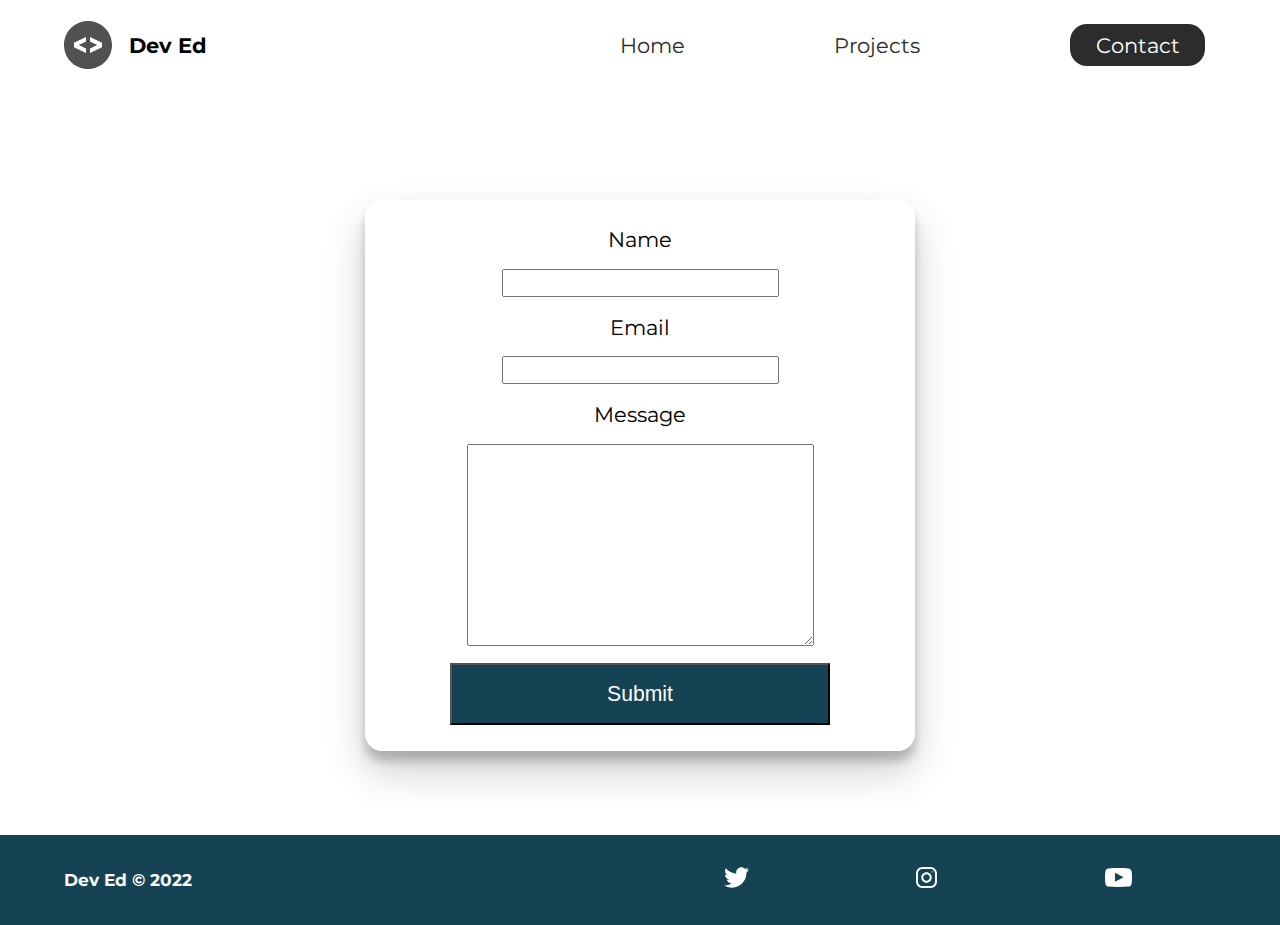
<file: Portfolio/contact/index.html>
<!DOCTYPE html>
<html lang="en">
  <head>
    <meta charset="UTF-8" />
    <meta http-equiv="X-UA-Compatible" content="IE=edge" />
    <meta name="viewport" content="width=device-width, initial-scale=1.0" />
    <meta
      name="description"
      content="Front end web developer, master in HTML and CSS"
    />
    <meta name="robots" content="index,follow" />
    <link rel="stylesheet" href="../styles/style.css" />
    <link rel="preconnect" href="https://fonts.googleapis.com" />
    <link rel="preconnect" href="https://fonts.gstatic.com" crossorigin />
    <link
      href="https://fonts.googleapis.com/css2?family=Montserrat:wght@400;500&display=swap"
      rel="stylesheet"
    />
    <title>Dev Ed | Web Developer</title>
  </head>
  <body>
    <header class="main-head">
      <nav>
        <div class="logo">
          <img src="../icons/code.svg" alt="logo" />
          <h1>Dev Ed</h1>
        </div>
        <ul>
          <li><a href="../index.html">Home</a></li>
          <li><a  href="../projects/">Projects</a></li>
          <li><a  class="active" href="./index.html">Contact</a></li>
        </ul>
      </nav>
    </header>
    <section class="form-section">
        <form action="">
            <label for="name">Name</label>
            <input type="text" name="name" id="name" required>
            <label for="email">Email</label>
            <input type="email" name="email" id="email" required>
            <label for="message">Message</label>
            <textarea name="message" id="message" cols="30" rows="10"></textarea>
            <button type="submit">Submit</button>
        </form>
    </section>
    <footer>
        <h4>Dev Ed &copy; 2022</h4>
        <ul>
            <li>
              <a href="#"><img src="../icons/twitter 1.svg" alt="" /></a>
            </li>
            <li>
              <a href="#"><img src="../icons/instagram 1.svg" alt="" /></a>
            </li>
            <li>
              <a href="#"><img src="../icons/youtube-symbol 1.svg" alt="" /></a>
            </li>
          </ul>
    </footer>
  </body>
</html>
</file>
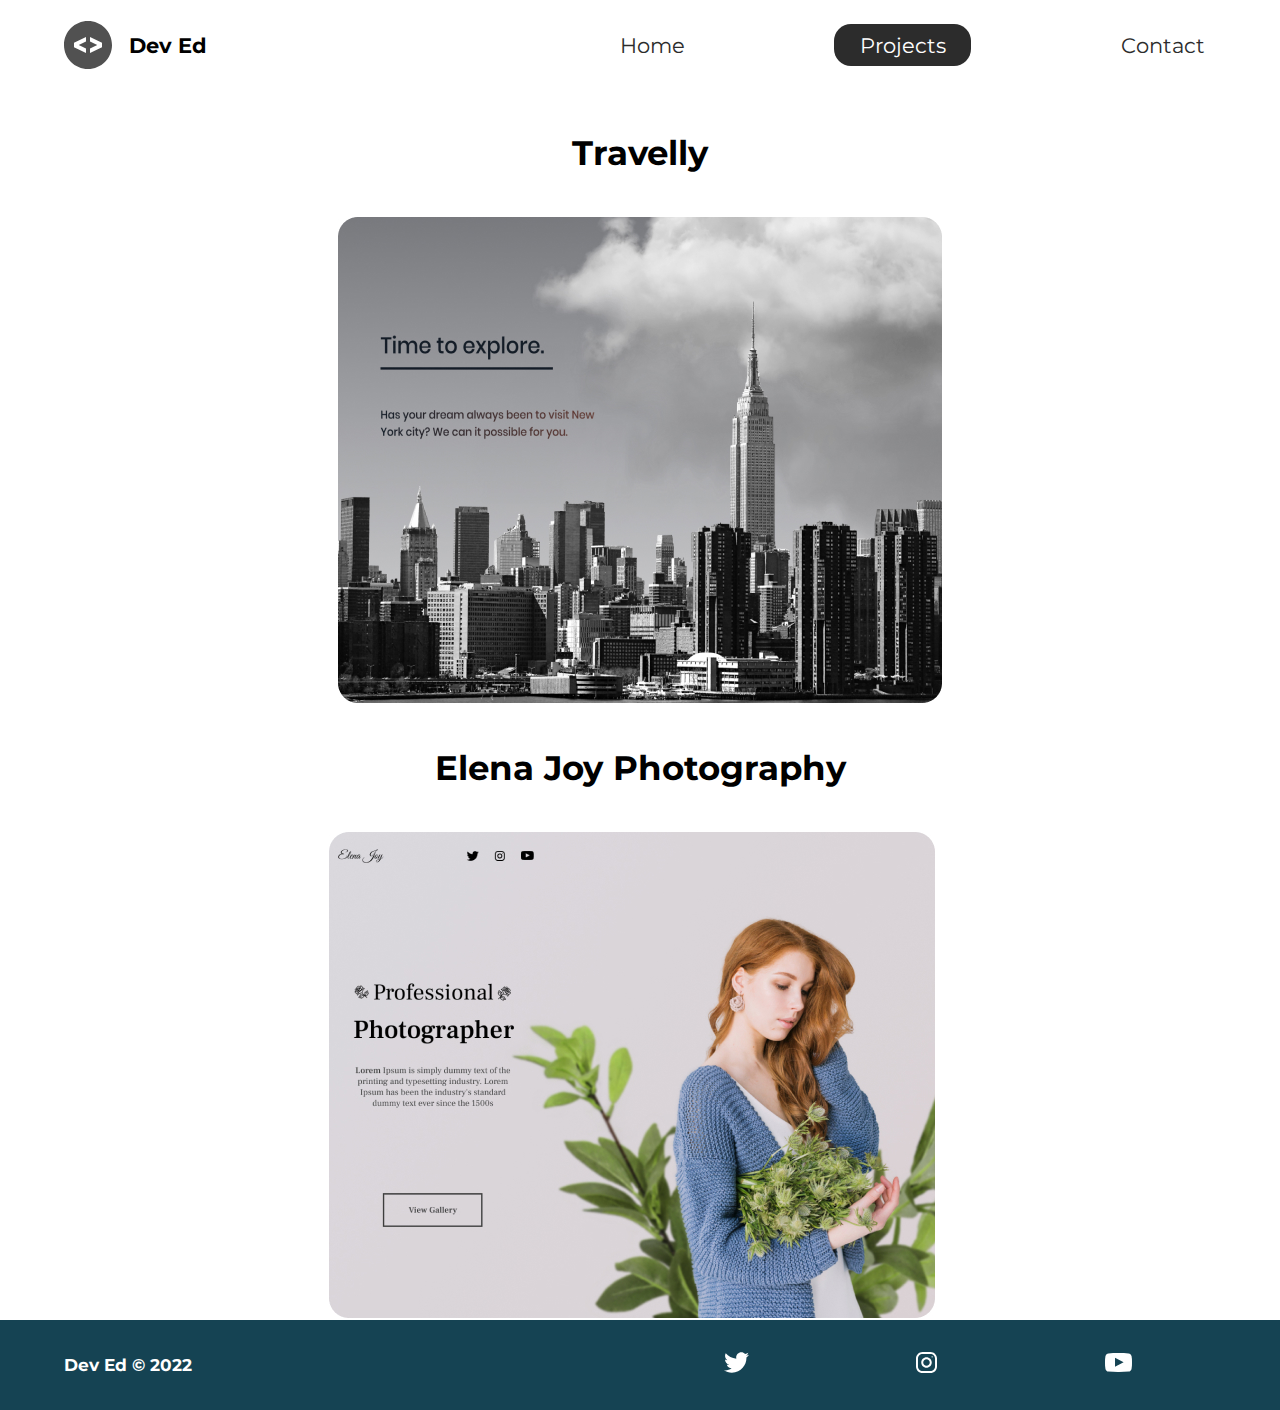
<file: Portfolio/projects/index.html>
<!DOCTYPE html>
<html lang="en">
  <head>
    <meta charset="UTF-8" />
    <meta http-equiv="X-UA-Compatible" content="IE=edge" />
    <meta name="viewport" content="width=device-width, initial-scale=1.0" />
    <meta
      name="description"
      content="Front end web developer, master in HTML and CSS"
    />
    <meta name="robots" content="index,follow" />
    <link rel="stylesheet" href="../styles/style.css" />
    <link rel="preconnect" href="https://fonts.googleapis.com" />
    <link rel="preconnect" href="https://fonts.gstatic.com" crossorigin />
    <link
      href="https://fonts.googleapis.com/css2?family=Montserrat:wght@400;500&display=swap"
      rel="stylesheet"
    />
    <title>Dev Ed | Web Developer</title>
  </head>
  <body>
    <header class="main-head">
      <nav>
        <div class="logo">
          <img src="../icons/code.svg" alt="logo" />
          <h1>Dev Ed</h1>
        </div>
        <ul>
          <li><a href="../index.html">Home</a></li>
          <li><a class="active" href="./index.html">Projects</a></li>
          <li><a href="../contact/">Contact</a></li>
        </ul>
      </nav>
    </header>
    <section class="projects">
      <div class="travelly">
        <h2>Travelly</h2>
        <img src="../img/travelly.jpg" alt="travelly project" />
      </div>
      <div class="photography">
        <h2>Elena Joy Photography</h2>
        <img src="../img/elena-joy.jpg" alt="photohraphy project" />
      </div>
    </section>
    <footer>
      <h4>Dev Ed &copy; 2022</h4>
      <ul>
        <li>
          <a href="#"><img src="../icons/twitter 1.svg" alt="" /></a>
        </li>
        <li>
          <a href="#"><img src="../icons/instagram 1.svg" alt="" /></a>
        </li>
        <li>
          <a href="#"><img src="../icons/youtube-symbol 1.svg" alt="" /></a>
        </li>
      </ul>
    </footer>
  </body>
</html>
</file>
<file: Glass/style.css>
* {
  margin: 0;
  padding: 0;
  box-sizing: border-box;
}

h1 {
  color: #426696;
  font-weight: 600;
  font-size: 3rem;
  opacity: 0.8;
}
h2,
p {
  color: #658ec6;
  font-weight: 500;
  opacity: 0.8;
}
h3 {
  color: #426696;
  font-weight: 600;
  opacity: 0.8;
}

main {
  font-family: "Poppins", sans-serif;
  min-height: 100vh;
  background: linear-gradient(to right top, #65dfc9, #6cdbeb);
  display: flex;
  align-items: center;
  justify-content: center;
}

.glass {
  background: white;
  background: linear-gradient(
    to right bottom,
    rgba(255, 255, 255, 0.7),
    rgba(255, 255, 255, 0.3)
  );
  border-radius: 2rem;
  min-height: 80vh;
  width: 60%;
  z-index: 2;
  backdrop-filter: blur(2rem);
  display: flex;
}

.circle1,
.circle2 {
  background: white;
  background: linear-gradient(
    to right bottom,
    rgba(255, 255, 255, 0.8),
    rgba(255, 255, 255, 0.3)
  );
  height: 20rem;
  width: 20rem;
  border-radius: 50%;
  position: absolute;
}

.circle1 {
  top: 5%;
  right: 15%;
}
.circle2 {
  bottom: 5%;
  left: 10%;
}
.dashboard {
  flex: 1;
  display: flex;
  flex-direction: column;
  align-items: center;
  justify-content: space-evenly;
  text-align: center;
  background: linear-gradient(
    to right bottom,
    rgba(255, 255, 255, 0.7),
    rgba(255, 255, 255, 0.3)
  );
  border-radius: 2rem;
}

.link {
  display: flex;
  margin: 1rem 0rem;
  padding: 1rem 5rem;
  align-items: center;
}
.link h2 {
  padding: 0rem 2rem;
}

.pro {
  background: linear-gradient(to right top, #65dfc9, #6cdbeb);
  border-radius: 2rem;
  color: white;
  padding: 1rem;
  position: relative;
}
.pro img {
  position: absolute;
  bottom: 10%;
}
.pro h2 {
  width: 40%;
  color: white;
  font-weight: 600;
}
.games {
  flex: 2;
  display: flex;
  flex-direction: column;
  justify-content: space-evenly;
  margin: 5rem;
}

.status {
  margin-bottom: 3rem;
}

.status input {
  border: none;
  background: linear-gradient(
    to right bottom,
    rgba(255, 255, 255, 0.7),
    rgba(255, 255, 255, 0.3)
  );
  width: 50%;
  padding: 0.5rem;
  border-radius: 2rem;
  cursor: pointer;
}
.card {
  display: flex;
  background: linear-gradient(
    to left top,
    rgba(255, 255, 255, 1),
    rgba(255, 255, 255, 0.6)
  );
  border-radius: 1rem;
  margin: 2rem 0rem;
  padding: 1rem;
  box-shadow: 6px 6px 20px rgba(122, 122, 122, 0.2);
  justify-content: space-between;
}
.progress {
  background: linear-gradient(to right top, #65dfc9, #6cdbeb);
  width: 100%;
  height: 25%;
  border-radius: 1rem;
  position: relative;
  overflow: hidden;
}
.progress::after {
  content: "";
  width: 100%;
  height: 100%;
  background: rgb(236, 236, 236);
  position: absolute;
  left: 60%;
}
.percentage{
  font-weight: bold;
  background: linear-gradient(to right top, #65dfc9, #6cdbeb);
  -webkit-background-clip: text;
  background-clip: text;
  color: transparent;
}
.card-info{
display: flex;
flex-direction: column;
justify-content: space-evenly;
width: 100%;
margin: 0rem 2rem;
}
</file>
<file: Laptop/style.css>
* {
  margin: 0;
  padding: 0;
  box-sizing: border-box;
}
html {
  font-size: 62.5%;
}
body,
button {
  font-family: "Poppins", sans-serif;
}

header {
  display: flex;
  align-items: center;
  width: 90%;
  margin: auto;
  height: 10vh;
}

.logo-container,
.nav-links,
.cart {
  display: flex;
}

.logo-container {
  flex: 1;
}
.logo {
  font-size: 2rem;
  font-weight: 500;
  margin: 1rem;
}
nav {
  flex: 2;
}
.nav-links {
  justify-content: space-around;
  list-style: none;
}
.nav-link {
  font-size: 1.8rem;
  text-decoration: none;
  color: #5f5f79;
}
.cart {
  flex: 1;
  justify-content: flex-end;
}

.presentation {
  display: flex;
  width: 90%;
  margin: auto;
  min-height: 80vh;
  align-items: center; /*vertically */
}
.cover {
  flex: 1;
  height: 60vh;
}
.cover img {
  filter: drop-shadow(0px 5px 3px black);
  animation: drop 1.5s ease;
  height: 100%;
}

.introduction {
  flex: 1;
}
.intro-text h1 {
  font-size: 4rem;
  font-weight: 500;
  background: linear-gradient(to right, #494964, #6f6f89);
  -webkit-background-clip: text;
  background-clip: text;
  color: transparent;
}
.intro-text p {
  margin-top: 0.5rem;
  color: #858772;
  font-size: 2.2rem;
}

.cta {
  padding: 5rem 0rem 0rem 0rem;
}
.cta-select {
  border: 2px solid #c36cbb;
  color: #c36cbb;
  background: transparent;
  padding: 1.5rem 8rem;
  font-size: 2rem;
  cursor: pointer;
}
.cta-add {
  border: none;
  color: white;
  background: #c36cbb;
  padding: 1.5rem 8rem;
  font-size: 2rem;
  cursor: pointer;
  margin-left: 3rem;
}

.big-circle {
  position: absolute;
  top: 0px;
  right: 0px;
  z-index: -1;
  opacity: 0.7;
  height: 80%;
}

.mid-circle {
  position: absolute;
  top: 30%;
  right: 30%;
  z-index: -1;
  opacity: 0.7;
  height: 60%;
}

.small-circle {
  position: absolute;
  bottom: 0px;
  left: 30%;
  z-index: -1;
  opacity: 1;
}

.laptop-select {
  width: 15%;
  display: flex;
  justify-content: space-around;
  position: absolute;
  right: 25%;
}

@keyframes drop {
  0% {
    opacity: 0;
    transform: translateY(-80px);
  }
  100% {
    opacity: 1;
    transform: translateY(0px);
  }
}

@media screen and (max-width: 1024px) {
  .presentation {
    flex-direction: column;
  }
  .introduction {
    margin-top: 5vh;
    text-align: center;
  }
  .intro-text h1 {
    font-size: 3rem;
  }
  .intro-text p {
    font-size: 1.8rem;
  }
  .cta {
    padding: 1rem 0rem 0rem 0rem;
  }
  .laptop-select {
    bottom: 5%;
    right: 50%;
    width: 50%;
    transform: translate(50%, 5%);
  }
  .cover img {
    height: 50%;
  }
}
</file>
<file: Photography/style.css>
* {
  margin: 0;
  padding: 0;
  box-sizing: border-box;
}

/* Adding Fonts */

@font-face {
  font-family: "Ruhl";
  src: url("./fonts/FrankRuhlLibre-Regular.ttf");
}
@font-face {
  font-family: "Ruhl Med";
  src: url("./fonts/FrankRuhlLibre-Medium.ttf");
}
@font-face {
  font-family: "Vibes";
  src: url("./fonts/GreatVibes-Regular.ttf");
}

html {
  font-size: 62.5%;
  --header1: calc(
    2rem + 1vw
  ); /* 20px as base and every 1000px grows with 10px; sets mobile first */
  --header2: calc(3.5rem + 1vw);
  --header3: calc(3rem + 1vw);
  --header4: calc(2.4rem + 1vw);
  --text: calc(1.5rem + 1vw);
  --big: calc(6rem + 1vw);
  --special-color: #906272;
  --main-color: #414141;
  --gray-text: #525252;
  scroll-behavior: smooth;
}

h1 {
  font-size: var(--header1);
  font-family: "Vibes", sans-serif;
}

h2 {
  font-size: var(--header2);
}

h3 {
  font-size: var(--header3);
}

h4,
h5 {
  font-size: var(--header4);
}

li,
button,
label,
input,
a,
p {
  font-size: var(--text);
}

ul {
  list-style: none;
}

a {
  text-decoration: none;
  color: black;
}

body {
  font-family: "Ruhl", sans-serif;
  animation: opening 1s ease-in-out forwards;
}

/* Helper class */

.flex {
  display: flex;
  flex-direction: column;
  justify-content: center;
  align-items: center;
}

/* NAV SECTION */

.main-head {
  box-shadow: 0px 10px 10px rgba(0, 0, 0, 0.1);
  z-index: 2;
   position: relative;
}

nav {
  width: 90%;
  margin: auto;
  min-height: 10vh;
  display: flex;
  align-items: center;
  padding: 2rem 0rem;
}

#logo {
  flex: 1 1 20rem;
}

.nav-links {
  display: flex;
  justify-content: space-around;
  flex: 1 1 20rem;
}
.hero {
  min-height: 90vh;
  display: flex;
  flex-wrap: wrap;
  width: 95%;
  margin: 0 0 0 auto;
  overflow: hidden;
}
.hero-intro {
  flex: 2 1 40rem;
  text-align: center;
}
.hero-intro p {
  padding: 5rem 10rem;
  color: var(--gray-text);
}
.hero-intro h2 {
  padding-top: 3rem;
}
.hero-intro a {
  padding: 2rem 8rem;
  border: 3px solid black;
  margin-bottom: 4rem;
}
.hero-images {
  flex: 1 1 40rem;
  background: linear-gradient(#dad8dd, #dad1d4);
  position: relative;
  z-index: 1;
}
.hero-elena {
  width: 100%;
  height: 100%;
  object-fit: cover;
}
.plant {
  position: absolute;
  bottom: 0;
  left: -20%;
  z-index: -1;
  animation: plant-entrance 1.5s ease-in-out,
    plant-shake 2.5s infinite ease alternate-reverse 2s;
  transform-origin: bottom;
  max-height: 80%;
}
.plant2 {
  left: 40%;
}

/* Animations */

@keyframes opening {
  from {
    opacity: 0;
  }
  to {
    opacity: 1;
  }
}

@keyframes plant-entrance {
  from {
    transform: translateY(10%) rotateZ(-10deg) rotateX(-90deg);
  }
  to {
    transform: translateY(0%) rotateZ(0deg) rotateX(0deg);
  }
}

@keyframes plant-shake {
  from {
    transform: rotateZ(-5deg);
  }
  to {
    transform: rotateZ(0deg);
  }
}

/* ABOUT SECTION */

.about {
  min-height: 100vh;
  display: flex;
  flex-wrap: wrap;
}
.about-text {
  background: var(--main-color);
  color: white;
  flex: 2 1 40rem;
  justify-content: space-around;
}
.about-text div {
  padding: 3rem 8rem;
}
.about-text h3 {
  padding: 2rem 0rem;
  font-family: "Ruhl Medium";
}

.about-text h2 {
  padding: 4rem;
  font-family: "Vibes";
}
.about-image {
  flex: 1 1 40rem;
  position: relative;
}
.about-image h5 {
  position: absolute;
  letter-spacing: 2rem;
  top: 20%;
  left: 50%;
  transform: translate(-50%, -20%);
}
.about-image img {
  width: 100%;
  height: 100%;
  object-fit: cover;
}

/* GALLERY SECTION */
.gallery {
  display: grid;
  min-height: 100vh;
  grid-template-columns: repeat(3, 1fr);
  position: relative;
}
.gallery img {
  width: 100%;
  height: 100%;
  object-fit: cover;
}
.gallery1 {
  grid-column: 1/3;
}
.gallery2 {
  grid-column: 3/4;
  grid-row: 1/3;
}
.gallery-head {
  position: absolute;
  top: 50%;
  left: 50%;
  transform: translate(-50%, -50%);
  color: white;
  background: var(--main-color);
  padding: 5rem 10rem;
  text-align: center;
  opacity: 0.5;
}

/* Contact section */
.contact {
  min-height: 90vh;
  display: flex;
  flex-wrap: wrap;
}
.form-wrapper {
  flex: 3 1 40rem;
}

.form-wrapper span {
  font-size: var(--big);
  color: var(--special-color);
}
.form-wrapper label {
  display: block;
}
.form-wrapper h2 {
  margin: 4rem 0rem;
}
.form-wrapper input {
  display: block;
  margin: 3rem 0rem;
  background: var(--main-color);
  color: white;
  border: none;
  padding: 1rem;
}
.form-wrapper button {
  padding: 1rem 8rem;
  background: var(--special-color);
  border: none;
  color: white;
  width: 100%;
  cursor: pointer;
}
.contact img {
  flex: 1 1 40rem;
}

/* footer */

footer {
  background: var(--main-color);
  color: white;
  display: flex;
  padding: 3rem 5%;
  align-items: center;
}
footer ul {
  display: flex;
  flex: 1 1 40rem;
  align-items: center;
  justify-content: space-between;
}

footer h4 {
  flex: 3 1 40rem;
  font-size: calc(1.6rem + 1vw);
}

/* MOBILE */
@media screen and (max-width: 1024px) {
  .hero {
    width: 100%;
  }
  .hero-intro p {
    padding: 5rem 3rem;
  }

  /* Burger */

  .burger {
    position: relative;
    display: block;
    cursor: pointer;
  }

  .burger span {
    padding: 0.2rem 2rem;
    background: var(--gray-text);
    margin: 0.5rem 0rem;
    display: block;
    transition: all 0.5s ease;
  }
  .nav-links a {
    color: white;
    font-size: var(--header3);
    text-decoration: underline;
  }
  .nav-links {
    background: var(--main-color);
    width: 100%;
    height: 100%;
    position: fixed;
    top: 0;
    left: 100%;
    flex-direction: column;
    align-items: center;
    transition: transform 1s ease;
  }

  .nav-open {
    transform: translateX(-100%);
  }
  .toggle .line1 {
    transform: rotateZ(45deg) translateY(300%);
    background: white;
  }

  .toggle .line2 {
    opacity: 0;
  }

  .toggle .line3 {
    transform: rotateZ(-45deg) translateY(-300%);
    background: white;
  }

  /* about section */
  .about-text div {
    padding: 3rem 3rem;
  }

  /* gallery section */
  .gallery img {
    grid-column: auto;
    grid-row: auto;
  }
  .gallery {
    grid-template-columns: repeat(auto-fit, minmax(40rem, 1fr));
  }
  .gallery-head {
    display: none;
  }

  /* contact section */
  .contact img {
    display: none;
  }
}
</file>
<file: Portfolio/styles/style.css>
* {
  margin: 0;
  padding: 0;
  -webkit-box-sizing: border-box;
          box-sizing: border-box;
}

html {
  font-size: 62.5%;
}

body {
  font-family: 'Montserrat', sans-serif;
}

h1 {
  font-size: 2.5rem;
}

h2 {
  font-size: 4rem;
}

h3 {
  font-size: 2.5rem;
}

h4,
h5 {
  font-size: 2rem;
}

li,
button,
label,
input,
a,
p {
  font-size: 2.5rem;
}

ul {
  list-style: none;
}

a {
  text-decoration: none;
  color: #2c2c2c;
}

.main-head {
  width: 95%;
  margin: 0 0 0 auto;
}

nav {
  display: -webkit-box;
  display: -ms-flexbox;
  display: flex;
  -webkit-box-pack: justify;
      -ms-flex-pack: justify;
          justify-content: space-between;
  -webkit-box-align: center;
      -ms-flex-align: center;
          align-items: center;
  -webkit-box-orient: horizontal;
  -webkit-box-direction: normal;
      -ms-flex-direction: row;
          flex-direction: row;
  min-height: 10vh;
  width: 60%;
  -ms-flex-wrap: wrap;
      flex-wrap: wrap;
}

nav .logo {
  display: -webkit-box;
  display: -ms-flexbox;
  display: flex;
  -webkit-box-pack: start;
      -ms-flex-pack: start;
          justify-content: flex-start;
  -webkit-box-align: center;
      -ms-flex-align: center;
          align-items: center;
  -webkit-box-orient: horizontal;
  -webkit-box-direction: normal;
      -ms-flex-direction: row;
          flex-direction: row;
  -webkit-box-flex: 1;
      -ms-flex: 1 1 10rem;
          flex: 1 1 10rem;
}

nav .logo h1 {
  margin: 2rem;
}

nav ul {
  display: -webkit-box;
  display: -ms-flexbox;
  display: flex;
  -ms-flex-pack: distribute;
      justify-content: space-around;
  -webkit-box-align: center;
      -ms-flex-align: center;
          align-items: center;
  -webkit-box-orient: horizontal;
  -webkit-box-direction: normal;
      -ms-flex-direction: row;
          flex-direction: row;
  -webkit-box-flex: 1;
      -ms-flex: 1 1 40rem;
          flex: 1 1 40rem;
}

.intro {
  min-height: 90vh;
  width: 90%;
  margin: auto;
  -ms-flex-wrap: wrap;
      flex-wrap: wrap;
  display: -webkit-box;
  display: -ms-flexbox;
  display: flex;
  -webkit-box-pack: justify;
      -ms-flex-pack: justify;
          justify-content: space-between;
  -webkit-box-align: center;
      -ms-flex-align: center;
          align-items: center;
  -webkit-box-orient: horizontal;
  -webkit-box-direction: normal;
      -ms-flex-direction: row;
          flex-direction: row;
}

.intro h2 {
  font-size: 8rem;
  padding-top: 2rem;
  background: -webkit-gradient(linear, left top, right top, from(#38d39f), to(#38a4d3));
  background: linear-gradient(to right, #38d39f, #38a4d3);
  background-clip: text;
  -webkit-background-clip: text;
  color: transparent;
  display: inline-block;
}

.intro h3 {
  font-size: 6rem;
  padding: 2rem 0rem;
}

.intro p {
  padding-top: 2rem;
  color: #2c2c2c;
}

.splash {
  position: absolute;
  top: 0%;
  right: 0%;
  z-index: -1;
  height: 100%;
}

.intro-social {
  margin-top: 4rem;
}

.intro-social a {
  margin-right: 5rem;
}

.active {
  background: #2c2c2c;
  color: white;
  padding: 1rem 3rem;
  border-radius: 2rem;
}

.intro-text,
.intro-images {
  -webkit-box-flex: 1;
      -ms-flex: 1 1 40rem;
          flex: 1 1 40rem;
}

#plant-left {
  -webkit-animation: plant 1.5s ease infinite alternate;
          animation: plant 1.5s ease infinite alternate;
}

#plant-right {
  -webkit-animation: plant 1.5s ease infinite alternate 0.5s;
          animation: plant 1.5s ease infinite alternate 0.5s;
}

#me {
  -webkit-animation: me 1s infinite alternate;
          animation: me 1s infinite alternate;
  -webkit-transform-origin: bottom;
          transform-origin: bottom;
}

#clock-arrow {
  -webkit-animation: clock 1.5s infinite linear;
          animation: clock 1.5s infinite linear;
  transform-box: fill-box;
  -webkit-transform-origin: bottom;
          transform-origin: bottom;
}

@-webkit-keyframes plant {
  from {
    -webkit-transform: translateY(0%);
            transform: translateY(0%);
  }
  to {
    -webkit-transform: translateY(-30%);
            transform: translateY(-30%);
  }
}

@keyframes plant {
  from {
    -webkit-transform: translateY(0%);
            transform: translateY(0%);
  }
  to {
    -webkit-transform: translateY(-30%);
            transform: translateY(-30%);
  }
}

@-webkit-keyframes me {
  from {
    -webkit-transform: rotateZ(-5deg);
            transform: rotateZ(-5deg);
  }
  to {
    -webkit-transform: rotateZ(5deg);
            transform: rotateZ(5deg);
  }
}

@keyframes me {
  from {
    -webkit-transform: rotateZ(-5deg);
            transform: rotateZ(-5deg);
  }
  to {
    -webkit-transform: rotateZ(5deg);
            transform: rotateZ(5deg);
  }
}

@-webkit-keyframes clock {
  from {
    -webkit-transform: rotateZ(0deg);
            transform: rotateZ(0deg);
  }
  to {
    -webkit-transform: rotateZ(360deg);
            transform: rotateZ(360deg);
  }
}

@keyframes clock {
  from {
    -webkit-transform: rotateZ(0deg);
            transform: rotateZ(0deg);
  }
  to {
    -webkit-transform: rotateZ(360deg);
            transform: rotateZ(360deg);
  }
}

.projects {
  width: 90%;
  margin: auto;
  min-height: 90vh;
  display: -webkit-box;
  display: -ms-flexbox;
  display: flex;
  -webkit-box-pack: justify;
      -ms-flex-pack: justify;
          justify-content: space-between;
  -webkit-box-align: center;
      -ms-flex-align: center;
          align-items: center;
  -webkit-box-orient: horizontal;
  -webkit-box-direction: normal;
      -ms-flex-direction: row;
          flex-direction: row;
  text-align: center;
  -ms-flex-wrap: wrap;
      flex-wrap: wrap;
}

.projects h2 {
  margin: 5rem;
}

.travelly, .photography {
  -webkit-box-flex: 1;
      -ms-flex: 1 1 40rem;
          flex: 1 1 40rem;
}

.form-section {
  min-height: 80vh;
  display: -webkit-box;
  display: -ms-flexbox;
  display: flex;
  -webkit-box-pack: center;
      -ms-flex-pack: center;
          justify-content: center;
  -webkit-box-align: center;
      -ms-flex-align: center;
          align-items: center;
  -webkit-box-orient: horizontal;
  -webkit-box-direction: normal;
      -ms-flex-direction: row;
          flex-direction: row;
  margin-top: 3rem;
}

.form-section form {
  padding: 3rem 10rem;
  -webkit-box-shadow: 0px 10px 10px rgba(0, 0, 0, 0.2), 0px 20px 40px rgba(0, 0, 0, 0.2);
          box-shadow: 0px 10px 10px rgba(0, 0, 0, 0.2), 0px 20px 40px rgba(0, 0, 0, 0.2);
  display: -webkit-box;
  display: -ms-flexbox;
  display: flex;
  -webkit-box-pack: center;
      -ms-flex-pack: center;
          justify-content: center;
  -webkit-box-align: center;
      -ms-flex-align: center;
          align-items: center;
  -webkit-box-orient: vertical;
  -webkit-box-direction: normal;
      -ms-flex-direction: column;
          flex-direction: column;
  border-radius: 2rem;
}

.form-section form input, .form-section form textarea {
  margin: 2rem;
}

.form-section form input:focus, .form-section form textarea:focus {
  outline: 2px solid black;
}

.form-section form textarea {
  font-family: 'Montserrat', sans-serif;
  font-size: 2rem;
}

.form-section form button {
  width: 100%;
  padding: 2rem;
  background-color: #154353;
  color: white;
}

.form-section form button:focus {
  background: #33696b;
}

footer {
  background: #154353;
  color: white;
  min-height: 10vh;
  padding: 0% 5%;
  display: -webkit-box;
  display: -ms-flexbox;
  display: flex;
  -webkit-box-pack: start;
      -ms-flex-pack: start;
          justify-content: flex-start;
  -webkit-box-align: center;
      -ms-flex-align: center;
          align-items: center;
  -webkit-box-orient: horizontal;
  -webkit-box-direction: normal;
      -ms-flex-direction: row;
          flex-direction: row;
}

footer ul {
  -webkit-box-flex: 1;
      -ms-flex: 1 1 40rem;
          flex: 1 1 40rem;
  display: -webkit-box;
  display: -ms-flexbox;
  display: flex;
  -ms-flex-pack: distribute;
      justify-content: space-around;
  -webkit-box-align: center;
      -ms-flex-align: center;
          align-items: center;
  -webkit-box-orient: horizontal;
  -webkit-box-direction: normal;
      -ms-flex-direction: row;
          flex-direction: row;
}

footer h4 {
  -webkit-box-flex: 1;
      -ms-flex: 1 1 40rem;
          flex: 1 1 40rem;
}

@media screen and (max-width: 1432px) {
  html {
    font-size: 53%;
  }
  .splash {
    display: none;
  }
  svg {
    width: 80%;
  }
  nav {
    width: 100%;
  }
}

@media screen and (max-width: 754px) {
  html {
    font-size: 45%;
  }
  svg {
    height: 60%;
  }
  .main-head {
    width: 100%;
  }
  nav .logo {
    display: -webkit-box;
    display: -ms-flexbox;
    display: flex;
    -webkit-box-pack: center;
        -ms-flex-pack: center;
            justify-content: center;
    -webkit-box-align: center;
        -ms-flex-align: center;
            align-items: center;
    -webkit-box-orient: vertical;
    -webkit-box-direction: normal;
        -ms-flex-direction: column;
            flex-direction: column;
    -webkit-box-flex: 1;
        -ms-flex: 1 1 20rem;
            flex: 1 1 20rem;
    margin-top: 2rem;
  }
  nav ul {
    -webkit-box-flex: 1;
        -ms-flex: 1 1 60rem;
            flex: 1 1 60rem;
    margin: 2rem 0rem;
  }
  .intro-text {
    text-align: center;
    margin-top: 5rem;
  }
  .intro-social {
    display: -webkit-box;
    display: -ms-flexbox;
    display: flex;
    -webkit-box-pack: center;
        -ms-flex-pack: center;
            justify-content: center;
    -webkit-box-align: center;
        -ms-flex-align: center;
            align-items: center;
    -webkit-box-orient: horizontal;
    -webkit-box-direction: normal;
        -ms-flex-direction: row;
            flex-direction: row;
  }
  .intro-social a {
    margin: 2rem;
  }
  .intro-images {
    margin-top: 5rem;
    text-align: center;
  }
  .travelly,
  .photography {
    -webkit-box-flex: 1;
        -ms-flex: 1 1 50rem;
            flex: 1 1 50rem;
  }
  .travelly img,
  .photography img {
    width: 100%;
    height: 100%;
  }
  .form {
    padding: 0rem;
    width: 100%;
  }
}
/*# sourceMappingURL=style.css.map */
</file>
<file: Travelly/style.css>
* {
  margin: 0;
  padding: 0;
  box-sizing: border-box;
}

html {
  font-size: 62.5%;
}

body {
  font-family: "Poppins", sans-serif;
}

h1 {
  font-size: 2.8rem;
}

h2 {
  font-size: 3.5rem;
}

h3 {
  font-size: 2.6rem;
  font-weight: normal;
}

a {
  font-size: 2rem;
  color: white;
  text-decoration: none;
}

button {
    padding: 1rem;
    margin-top: 1rem;
    border: none;
    border-radius: 1rem;
    color: white;
    background: rosybrown;
    cursor: pointer;
    font-size: 1.8rem;
    transition: background 0.6s ease-in-out;
  }
  
  button:hover {
    background: rgb(23, 51, 95);
  }

/* HEADER SECTION */

.main-head {
  background: rgb(23, 51, 95);
  color: white;
  position: sticky;
  top: 0px;
  z-index: 3;
}

nav {
  min-height: 10vh;
  display: flex;
  width: 90%;
  margin: auto;
  padding: 2rem;
  align-items: center;
  flex-wrap: wrap;
}

nav ul {
  display: flex;
  flex: 1 1 40rem;
  list-style: none;
  justify-content: space-around;
}

#logo {
  flex: 2 1 40rem;
  font-family: "Pattaya", sans-serif;
  font-weight: normal;
}

/* JUMBOTRON */

.hero {
  min-height: 90vh;
  background: url(./images/jumbotron.jpg);
  background-size: cover;
  background-position: center;
  text-align: center;
  padding-top: 30rem;
}

h2,
h3 {
  color: white;
  text-shadow: 3px 3px 3px black;
  padding: 1rem;
}

/* LOCATION SECTION */

#locations {
  min-height: 100vh;
  background: linear-gradient(rgba(0, 0, 0, 0.4), transparent),
    url(./images/new-york-page.png);
  background-position: center;
  background-size: cover;
  display: flex;
  align-items: center;
  position: relative;
  overflow: hidden;
}

.locations-head {
  width: 90%;
  margin: auto;
}

.cloud {
  position: absolute;
  top: 0%;
  right: 0%;
  pointer-events: none;
}

.moving-cloud-1 {
  top: 15%;
  z-index: -1;
  animation: cloudAnimation 4s infinite alternate ease-in-out;
}

.moving-cloud-2{
  animation: cloudAnimation 4s infinite alternate ease;

}

/* BENEFITS SECTION */

.benefits{
    min-height: 100vh;
}

.benefits-head{
    min-height: 30vh;
    background: rgb(23, 51, 95);
    text-align: center;
    padding:  3rem;
}

.cards{
    min-height: 70vh;
    width: 90%;
    margin: auto;
    display: flex;
    align-items: center;
    flex-wrap: wrap;
}

.card{
    min-height: 40vh;
    margin: 2rem 5rem;
    flex: 1 1 25rem;
    text-align: center;
    box-shadow: 0px 10px 10px rgb(0, 0, 0, 0.5), 0px 20px 20px rgb(0, 0, 0, 0.5);
}

.cards img {
    max-width: 40%;
    margin: 1.5rem;
}

.card h4{
    padding: 2rem;
    font-size: 2.5rem;
}

.card p{
    font-size: 1.8rem;
}

.card-icon{
    background: rosybrown
}

/* CONTACT SECTION */
 
#contact{
    min-height: 100vh;
    background: url(./images/contact.jpg);
    background-size: cover;
    display: flex;
    justify-content: center;
    align-items: center;
}

.form-wrapper{
    background: rgba(19, 28, 39, 0.7);
    width: 60%;
    border-radius: 1rem;
    text-align: center;
}

.form-head{
    padding: 3rem;
}
.name-form, .email-form{
    padding: 3rem;
}

.form-wrapper label{
    margin: 0rem 3rem;
    color: white;
    font-size: 2rem;
}

.form-wrapper button {
    margin: 4rem;
    padding: 1rem;
    width: 50%;
}

.form-wrapper input{
    padding: 1rem 3rem;
    border-radius: 1rem;
}

footer{
    color: white;
    background: rgb(23, 51, 95);
}

.footer-wrapper{
    display: flex;
    padding: 2rem;
    width: 90%;
    margin: auto;
    min-height: 10vh;
    text-align: center;
    align-items: center;
    flex-wrap: wrap;
}

footer ul {
    display: flex;
    list-style: none;
    flex: 3 1 60rem;
    justify-content: space-between;
}

footer h4{
    flex: 1 1 40rem;
    font-size: 2rem;
    font-weight: normal;
}

footer img {
    max-width: 10%;
}

@keyframes cloudAnimation {
    from {
      transform: translate(10%, -10%);
    }
    to {
      transform: translate(0%, 0%);
    }
  }
  
/* Media Queries */

@media screen and (max-width: 933px) {
  html {
    font-size: 45%;
  }
  nav {
    text-align: center;
  }
  #logo {
    padding: 2rem;
  }
  .cloud{
      height: 40rem;
  }
  .moving-cloud-1{
      display: none;
    }
    .moving-cloud-2{
      z-index: -1;
  }
  .form-wrapper{
      width: 100%;
  }
  .footer-wrapper{
      text-align: center;
  }
  footer img {
    max-width: 20%;
}
footer h4{
    flex: 1 1 40rem;
    font-size: 2rem;
    font-weight: normal;
    padding-bottom: 4rem;
}
}
</file>
